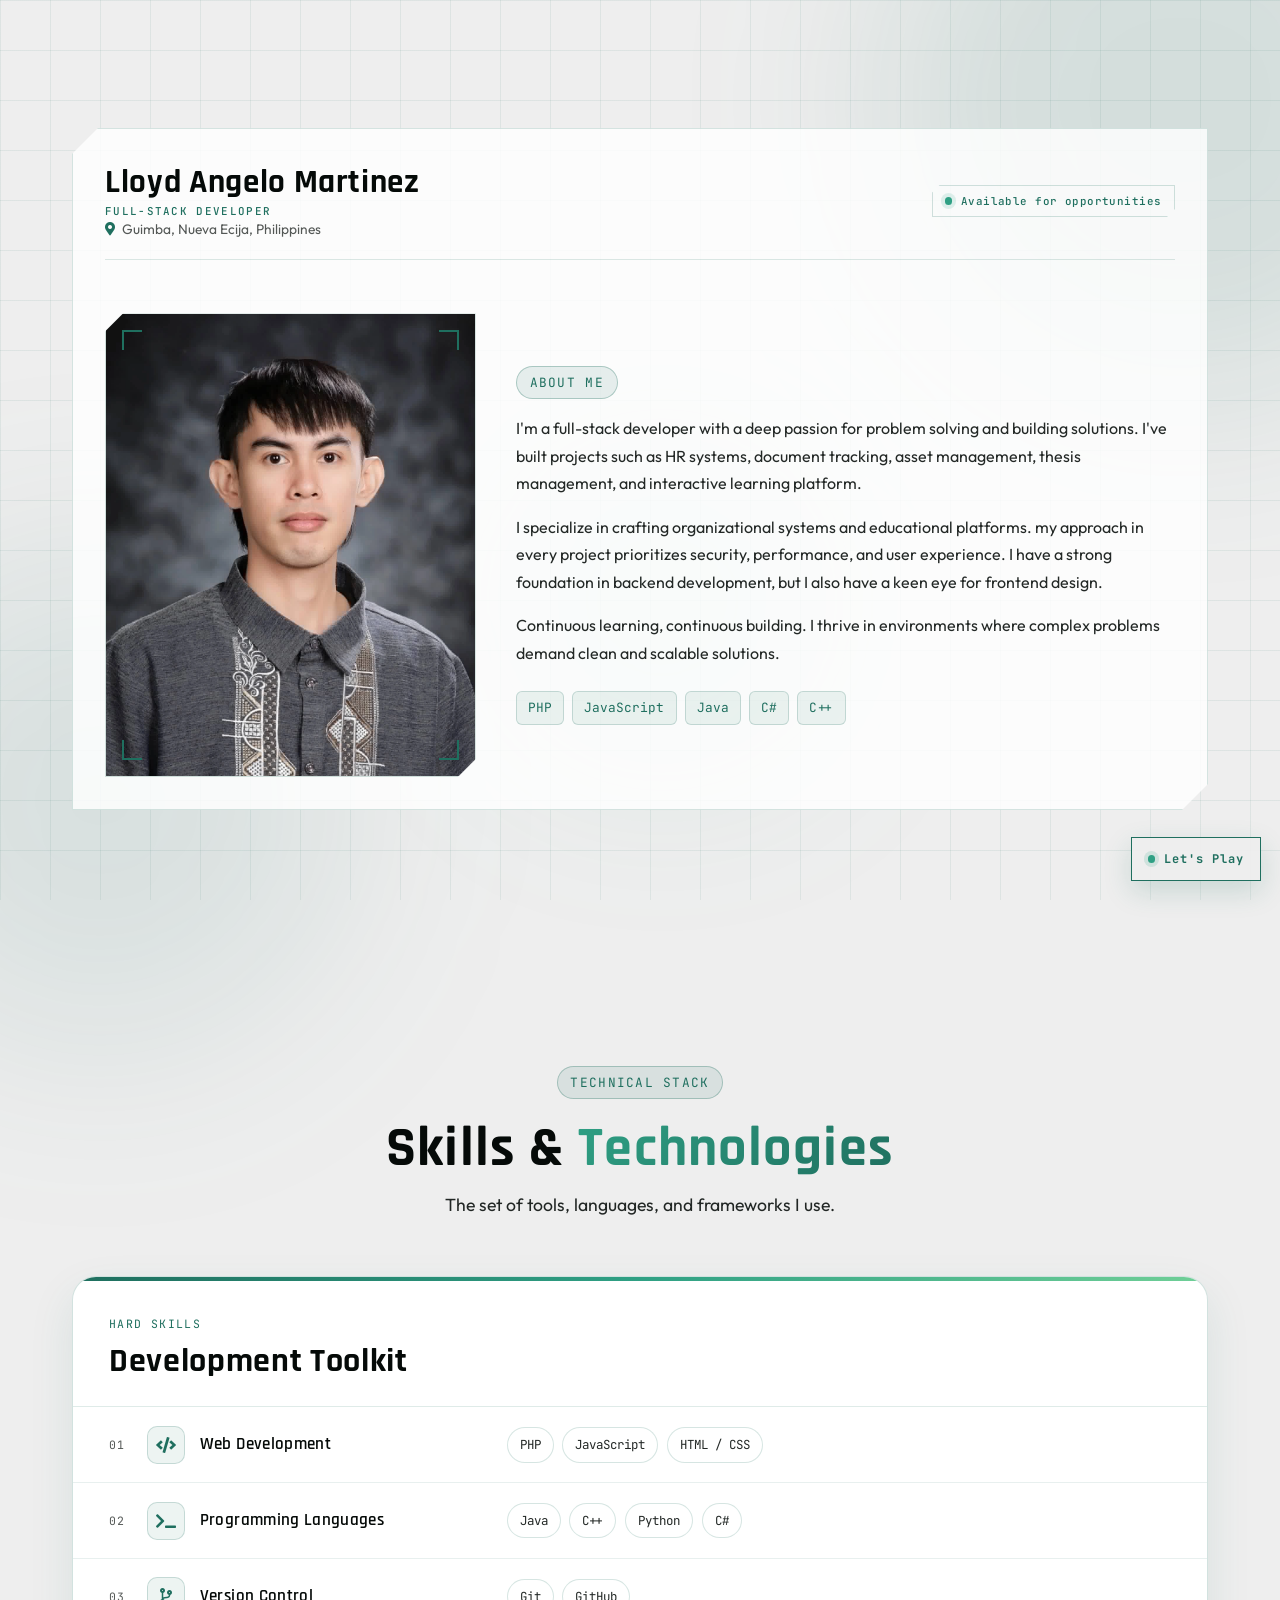
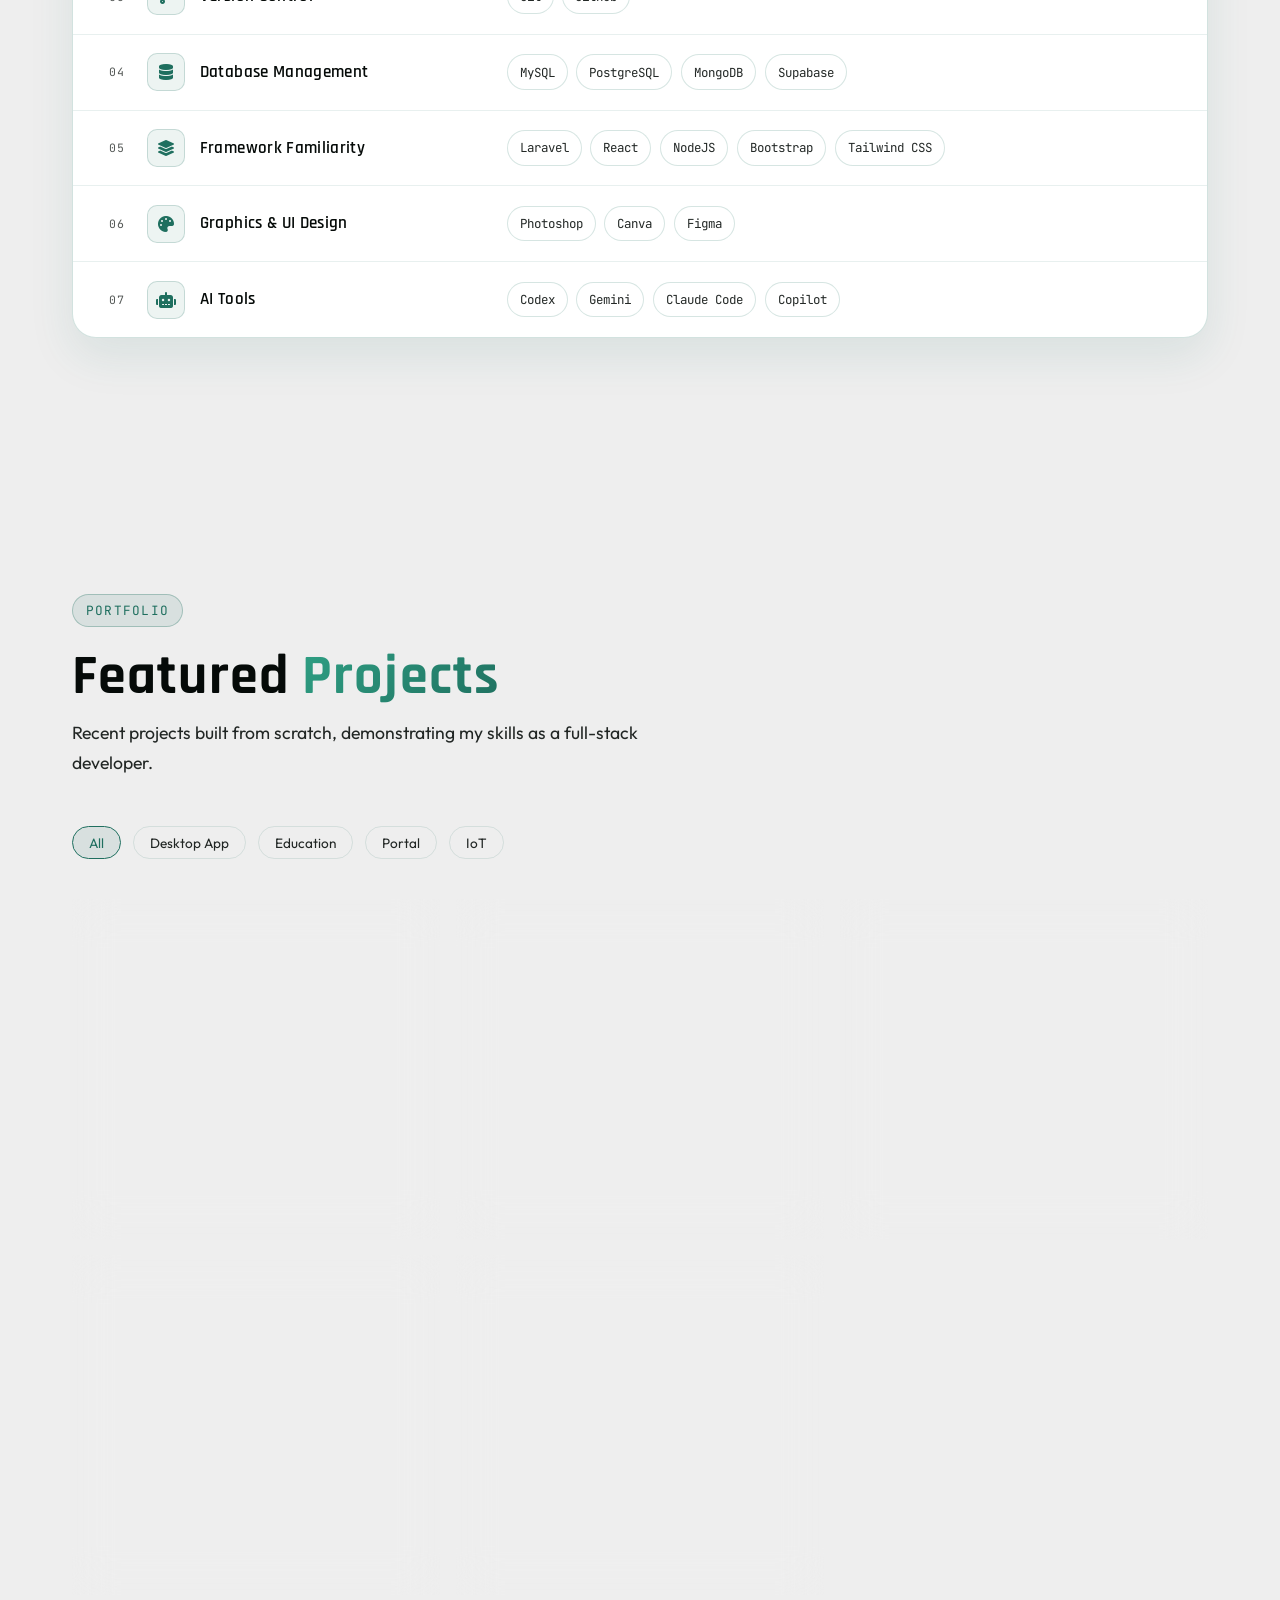
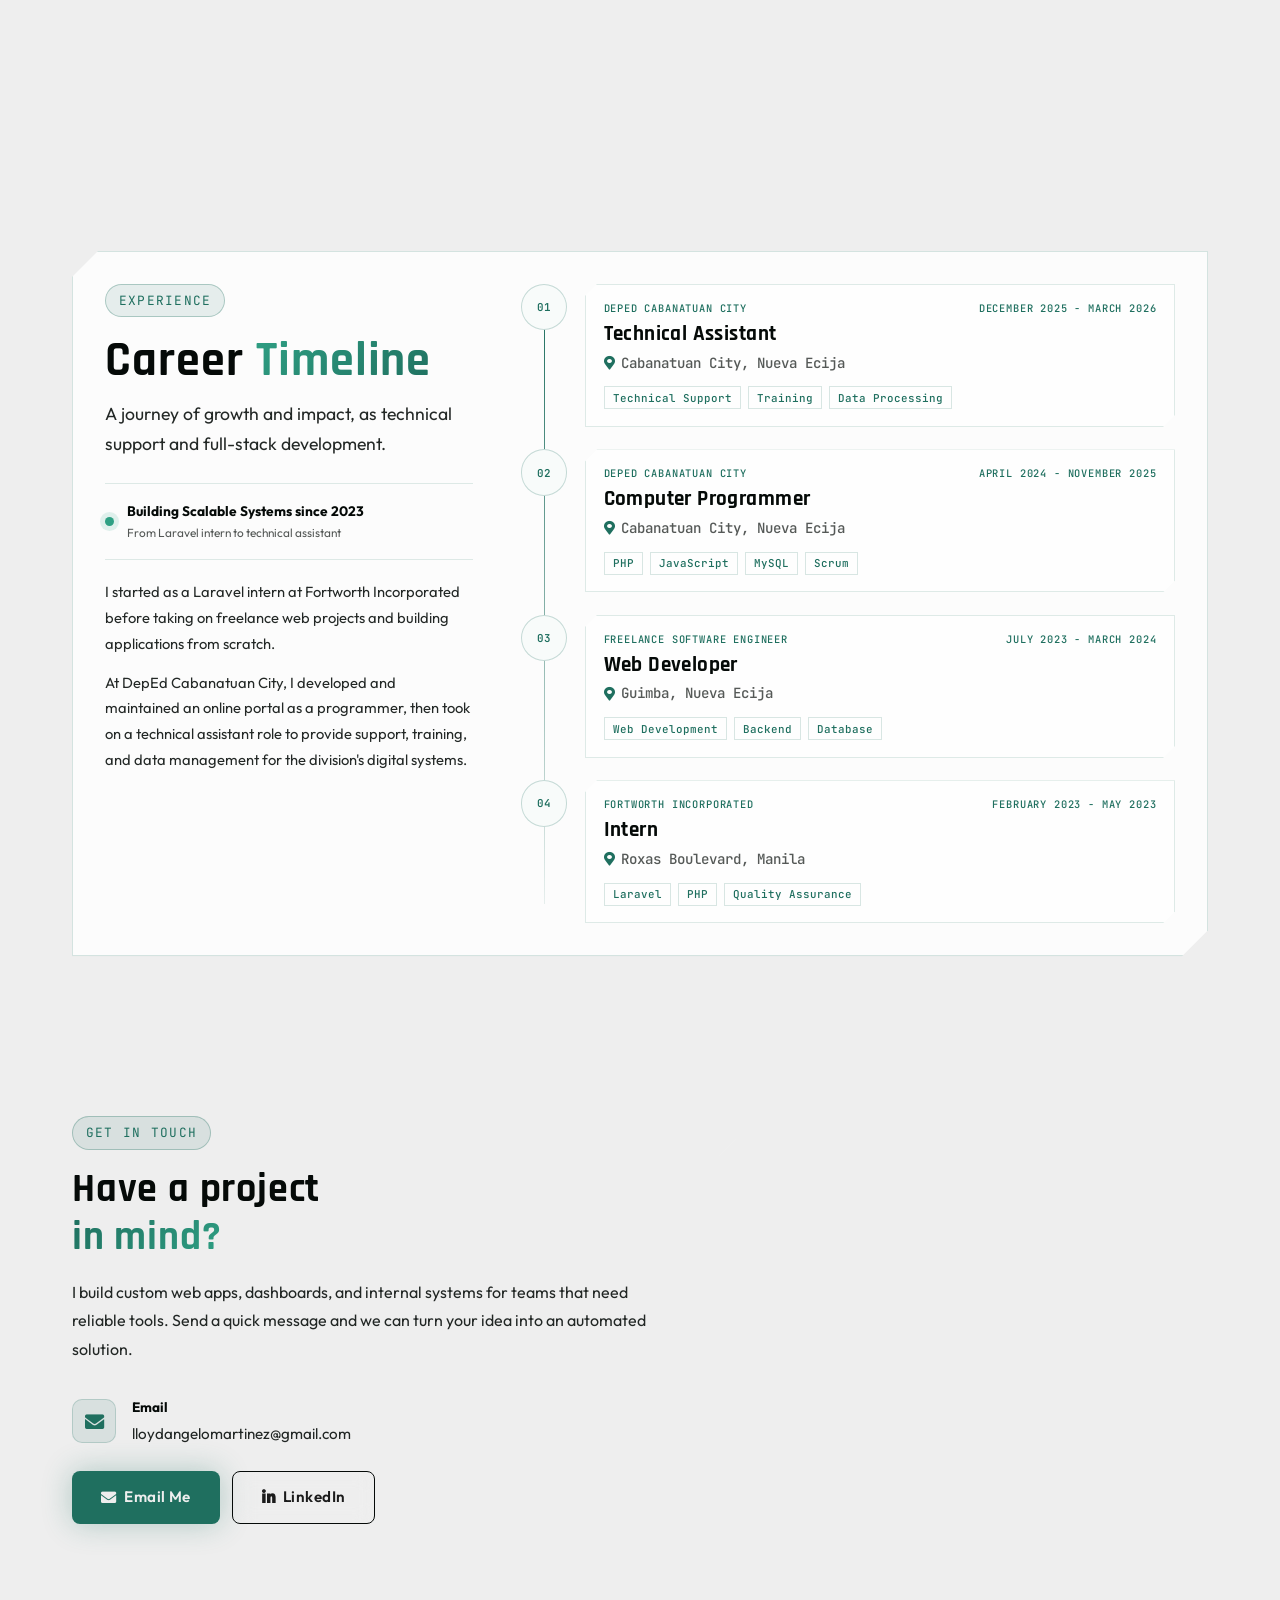
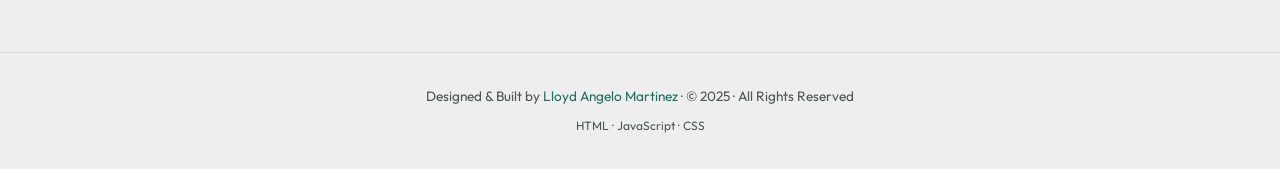
<file: index.html>
<!doctype html>
<html lang="en">

<head>
  <meta charset="UTF-8" />
  <meta name="viewport" content="width=device-width, initial-scale=1.0" />
  <title>Lloyd Martinez - Full-stack Developer</title>
  <link rel="icon" type="image/x-icon" href="me.webp" />
  <meta name="description"
    content="Full-stack web developer specializing in PHP, Python, React, JavaScript, MySQL & modern web technologies." />
  <link rel="preconnect" href="https://fonts.googleapis.com" />
  <link
    href="https://fonts.googleapis.com/css2?family=Rajdhani:wght@400;500;600;700&family=Outfit:wght@300;400;500;600&family=JetBrains+Mono:wght@400;500&display=swap"
    rel="stylesheet" />
  <link rel="stylesheet" href="assets/fonts/fontawesome-all.min.css" />
  <link rel="stylesheet" href="assets/styles.css" />
</head>

<body>
  <!-- LOADER -->
  <div id="loader">
    <div class="loader-logo">&lt; /Lloyd &gt;</div>
    <div class="loader-bar">
      <div class="loader-fill"></div>
    </div>
    <div class="loader-text">Initializing portfolio...</div>
  </div>

  <!-- BACKGROUND -->
  <div class="bg-grid"></div>
  <div class="orb orb1"></div>
  <div class="orb orb2"></div>
  <div class="orb orb3"></div>
  <a class="game-launch" href="game.html">
    <span class="game-launch-dot"></span>
    Let's Play
  </a>
  <!-- ABOUT -->
  <section id="about">
    <div class="container">
      <div class="about-grid">
        <!-- Just a row above the about me and image  -->
        <div class="about-profile">
          <div class="identity-copy">
            <h1>Lloyd Angelo Martinez</h1>
            <span class="identity-kicker">Full-stack Developer</span>
            <p>
              <i class="fas fa-map-marker-alt" aria-hidden="true"></i> Guimba,
              Nueva Ecija, Philippines
            </p>
          </div>
          <div class="identity-status">
            <span></span>Available for opportunities
          </div>
        </div>

        <div class="about-img-wrap reveal-left">
          <div class="about-frame">
            <div class="about-avatar">
              <img src="me.webp" alt="Lloyd Angelo Martinez" />
            </div>
            <div class="about-corner tl"></div>
            <div class="about-corner tr"></div>
            <div class="about-corner bl"></div>
            <div class="about-corner br"></div>
          </div>
        </div>
        <div class="about-text reveal-right">
          <div class="section-tag">About Me</div>
          <p>
            I'm a full-stack developer with a deep passion for problem
            solving and building solutions. I've built projects such as
            HR systems, document tracking, asset management, thesis
            management, and interactive learning platform.
          </p>
          <p>
            I specialize in crafting organizational systems and educational
            platforms. my approach in every project prioritizes security,
            performance, and user experience. I have a strong foundation in
            backend development, but I also have a keen eye for frontend
            design.
          </p>
          <p>
            Continuous learning, continuous building. I thrive in environments
            where complex problems demand clean and scalable solutions.
          </p>
          <div class="about-tags">
            <span class="tag">PHP</span>
            <span class="tag">JavaScript</span>
            <span class="tag">Java</span>
            <span class="tag">C#</span>
            <span class="tag">C++</span>
          </div>
        </div>
      </div>
    </div>
  </section>

  <!-- SKILLS -->
  <section id="skills">
    <div class="container">
      <div class="reveal" style="text-align: center; margin-bottom: 3.5rem">
        <div class="section-tag">Technical Stack</div>
        <h2 class="section-title">Skills &amp; <span>Technologies</span></h2>
        <p class="section-sub" style="margin: 0 auto">
          The set of tools, languages, and frameworks I use.
        </p>
      </div>
      <div class="stack-board reveal">
        <div class="stack-board-header">
          <div>
            <span class="stack-board-kicker">Hard Skills</span>
            <h3>Development Toolkit</h3>
          </div>
        </div>
        <div class="stack-board-list">
          <article class="stack-row">
            <div class="stack-row-heading">
              <span class="stack-row-number">01</span>
              <div class="stack-row-icon">
                <i class="fas fa-code" aria-hidden="true"></i>
              </div>
              <h4>Web Development</h4>
            </div>
            <div class="stack-tags">
              <span>PHP</span>
              <span>JavaScript</span>
              <span>HTML / CSS</span>
            </div>
          </article>
          <article class="stack-row">
            <div class="stack-row-heading">
              <span class="stack-row-number">02</span>
              <div class="stack-row-icon">
                <i class="fas fa-terminal" aria-hidden="true"></i>
              </div>
              <h4>Programming Languages</h4>
            </div>
            <div class="stack-tags">
              <span>Java</span>
              <span>C++</span>
              <span>Python</span>
              <span>C#</span>
            </div>
          </article>
          <article class="stack-row">
            <div class="stack-row-heading">
              <span class="stack-row-number">03</span>
              <div class="stack-row-icon">
                <i class="fas fa-code-branch" aria-hidden="true"></i>
              </div>
              <h4>Version Control</h4>
            </div>
            <div class="stack-tags">
              <span>Git</span>
              <span>GitHub</span>
            </div>
          </article>
          <article class="stack-row">
            <div class="stack-row-heading">
              <span class="stack-row-number">04</span>
              <div class="stack-row-icon">
                <i class="fas fa-database" aria-hidden="true"></i>
              </div>
              <h4>Database Management</h4>
            </div>
            <div class="stack-tags">
              <span>MySQL</span>
              <span>PostgreSQL</span>
              <span>MongoDB</span>
              <span>Supabase</span>
            </div>
          </article>
          <article class="stack-row">
            <div class="stack-row-heading">
              <span class="stack-row-number">05</span>
              <div class="stack-row-icon">
                <i class="fas fa-layer-group" aria-hidden="true"></i>
              </div>
              <h4>Framework Familiarity</h4>
            </div>
            <div class="stack-tags">
              <span>Laravel</span>
              <span>React</span>
              <span>NodeJS</span>
              <span>Bootstrap</span>
              <span>Tailwind CSS</span>
            </div>
          </article>
          <article class="stack-row">
            <div class="stack-row-heading">
              <span class="stack-row-number">06</span>
              <div class="stack-row-icon">
                <i class="fas fa-palette" aria-hidden="true"></i>
              </div>
              <h4>Graphics &amp; UI Design</h4>
            </div>
            <div class="stack-tags">
              <span>Photoshop</span>
              <span>Canva</span>
              <span>Figma</span>
            </div>
          </article>
          <article class="stack-row">
            <div class="stack-row-heading">
              <span class="stack-row-number">07</span>
              <div class="stack-row-icon">
                <i class="fas fa-robot" aria-hidden="true"></i>
              </div>
              <h4>AI Tools</h4>
            </div>
            <div class="stack-tags">
              <span>Codex</span>
              <span>Gemini</span>
              <span>Claude Code</span>
              <span>Copilot</span>
            </div>
          </article>
        </div>
      </div>
    </div>
  </section>

  <!-- PROJECTS -->
  <section id="projects">
    <div class="container">
      <div class="reveal" style="margin-bottom: 2rem">
        <div class="section-tag">Portfolio</div>
        <h2 class="section-title">Featured <span>Projects</span></h2>
        <p class="section-sub">
          Recent projects built from scratch, demonstrating my skills as a full-stack developer.
        </p>
      </div>
      <div class="filter-bar reveal">
        <button class="filter-btn active" data-filter="all">All</button>
        <button class="filter-btn" data-filter="desktop">Desktop App</button>
        <button class="filter-btn" data-filter="edu">Education</button>
        <button class="filter-btn" data-filter="portal">Portal</button>
        <button class="filter-btn" data-filter="iot">IoT</button>
      </div>
      <div class="projects-grid" id="projects-grid">
        <div class="glass-card project-card project-card-lead project-card-cabcy reveal delay-2" data-cat="portal">
          <img class="project-gallery-media" src="assets/img/deped-cabcy-connect.png"
            alt="DepEd CabCy Connect landing page interface" />
          <div class="project-header">
            <div class="project-icon">
              <i class="fas fa-building" aria-hidden="true"></i>
            </div>
          </div>
          <div class="project-name">DepEd CabCy Connect</div>
          <p class="project-desc">
            A digital platform for the Department of Education Cabanatuan City
            Division, streamlining document tracking, HR services, and asset
            management with secure role-based workflows.
          </p>
          <div class="project-features">
            <span class="feature-tag">Document Tracking</span>
            <span class="feature-tag">HR Services</span>
            <span class="feature-tag">Asset Management</span>
          </div>
          <div class="project-stack">
            <span class="stack-badge">PHP</span>
            <span class="stack-badge">MySQL</span>
            <span class="stack-badge">JavaScript</span>
            <span class="stack-badge">Bootstrap</span>
          </div>
          <div class="project-actions">
            <a href="https://www.depedcabcyconnect.com/" target="_blank" rel="noopener noreferrer"
              class="btn project-preview-btn">
              <i class="fas fa-external-link-alt" aria-hidden="true"></i>
              <span>Preview Project</span>
            </a>
          </div>
        </div>

        <div class="glass-card project-card project-card-graphic project-card-todo reveal delay-1" data-cat="desktop">
          <img class="project-gallery-media" src="assets/img/todo-app.png"
            alt="To-Do desktop application task dashboard" />
          <div class="project-header">
            <div class="project-icon">
              <i class="fas fa-desktop" aria-hidden="true"></i>
            </div>
          </div>
          <div class="project-name">To-Do Application</div>
          <p class="project-desc">
            A desktop to-do application built with Electron.js, featuring a
            simple interface, local storage for offline access.
          </p>
          <div class="project-features">
            <span class="feature-tag">Local Storage</span>
            <span class="feature-tag">Native UI</span>
            <span class="feature-tag">Offline-First</span>
          </div>
          <div class="project-stack">
            <span class="stack-badge">Electron.js</span>
            <span class="stack-badge">JavaScript</span>
            <span class="stack-badge">HTML/CSS</span>
          </div>
          <div class="project-actions">
            <a href="projects/To-Do App Setup 1.0.0.exe" class="btn project-preview-btn" download>
              <i class="fas fa-download" aria-hidden="true"></i>
              <span>Download App</span>
            </a>
          </div>
        </div>
        <div class="glass-card project-card project-card-girk reveal delay-2" data-cat="edu">
          <img class="project-gallery-media" src="assets/img/girk-app.png"
            alt="GIRK gamified interactive reading kit landing page interface" />
          <div class="project-header">
            <div class="project-icon">
              <i class="fas fa-book-open" aria-hidden="true"></i>
            </div>
          </div>
          <div class="project-name">GIRK Reading App</div>
          <p class="project-desc">
            A gamified interactive reading kit with structured literacy
            missions, teacher oversight, and guided activities for young
            readers.
          </p>
          <div class="project-features">
            <span class="feature-tag">Reading Missions</span>
            <span class="feature-tag">Teacher Tools</span>
            <span class="feature-tag">Progress Tracking</span>
          </div>
          <div class="project-stack">
            <span class="stack-badge">React</span>
            <span class="stack-badge">Supabase</span>
            <span class="stack-badge">Web Speech API</span>
          </div>
          <div class="project-actions">
            <a href="https://lightslategray-dugong-914979.hostingersite.com/" target="_blank"
              rel="noopener noreferrer" class="btn project-preview-btn">
              <i class="fas fa-external-link-alt" aria-hidden="true"></i>
              <span>Preview Project</span>
            </a>
          </div>
        </div>
        <div class="glass-card project-card project-card-wide project-card-thesis reveal delay-3" data-cat="edu">
          <iframe class="project-gallery-media project-gallery-iframe"
            src="https://lloydangelomartinez.github.io/thesis-monitoring-system/"
            title="Thesis Monitoring System live preview" loading="lazy" scrolling="no" tabindex="-1"
            aria-hidden="true"></iframe>
          <div class="project-header">
            <div class="project-icon">
              <i class="fas fa-chart-line" aria-hidden="true"></i>
            </div>
          </div>
          <div class="project-name">Thesis Monitoring System</div>
          <p class="project-desc">
            A collaborative thesis workspace for tracking research milestones,
            managing documents, and coordinating defenses with advisors.
          </p>
          <div class="thesis-status" aria-label="System features">
            <span><i class="fas fa-check-circle" aria-hidden="true"></i> Progress
              Tracking</span>
            <span><i class="fas fa-file-alt" aria-hidden="true"></i> Document
              Hub</span>
            <span><i class="fas fa-calendar-check" aria-hidden="true"></i>
              Defense Scheduling</span>
          </div>
          <div class="project-features">
            <span class="feature-tag">User Management</span>
            <span class="feature-tag">Document Sharing</span>
            <span class="feature-tag">Email Verification</span>
            <span class="feature-tag">Scheduling</span>
          </div>
          <div class="project-stack">
            <span class="stack-badge">PHP</span>
            <span class="stack-badge">MySQL</span>
            <span class="stack-badge">JavaScript</span>
            <span class="stack-badge">Fetch API</span>
          </div>
          <div class="project-actions">
            <a href="https://lloydangelomartinez.github.io/thesis-monitoring-system/" target="_blank"
              rel="noopener noreferrer" class="btn project-preview-btn">
              <i class="fas fa-external-link-alt" aria-hidden="true"></i>
              <span>Preview Project</span>
            </a>
          </div>
        </div>

        <div class="glass-card project-card project-card-water delay-2" data-cat="iot">
          <img class="project-gallery-media" src="assets/img/Agua_prototype (2).jpeg"
            alt="Arduino water level monitoring prototype" />
          <div class="project-header">
            <div class="project-icon">
              <i class="fas fa-tint" aria-hidden="true"></i>
            </div>
            <div class="project-links"></div>
          </div>
          <div class="project-name">Water Level Monitoring System</div>
          <p class="project-desc">
            An Arduino prototype project for monitoring Chico River water
            levels and sending SMS alerts when readings reach warning
            thresholds. The system combines sensor input, indicator lights,
            buzzer alerts, and SMS notification technology.
          </p>
          <div class="project-features">
            <span class="feature-tag">Water Level Sensing</span>
            <span class="feature-tag">SMS Alerts</span>
            <span class="feature-tag">Arduino Prototype</span>
            <span class="feature-tag">Buzzer Warning</span>
          </div>
          <div class="project-stack">
            <span class="stack-badge">HTML/CSS</span>
            <span class="stack-badge">PHP</span>
            <span class="stack-badge">C++</span>
            <span class="stack-badge">Fritzing</span>
          </div>
          <div class="project-actions">
            <button onclick="openAguaPreview()" class="btn project-preview-btn">
              <i class="fas fa-images" aria-hidden="true"></i>
              <span>View Markups</span>
            </button>
          </div>
        </div>
      </div>
    </div>
  </section>

  <!-- EXPERIENCE -->
  <section id="experience">
    <div class="container">
      <div class="experience-layout">
        <div class="experience-intro reveal">
          <div class="section-tag">Experience</div>
          <h2 class="section-title">Career <span>Timeline</span></h2>
          <p class="section-sub">
            A journey of growth and impact, as technical support and
            full-stack development.
          </p>
          <div class="experience-signal">
            <span></span>
            <div>
              <strong>Building Scalable Systems since 2023</strong>
              <small>From Laravel intern to technical assistant</small>
            </div>
          </div>
          <div class="experience-summary">
            <p>
              I started as a Laravel intern at Fortworth Incorporated before
              taking on freelance web projects and building applications from
              scratch.
            </p>
            <p>
              At DepEd Cabanatuan City, I developed and maintained an online
              portal as a programmer, then took on a technical assistant role to provide support,
              training, and data management for the division's digital systems.
            </p>
          </div>
        </div>
        <div class="experience-list">
          <article class="experience-item reveal delay-1">
            <div class="experience-marker">01</div>
            <div class="experience-entry">
              <div class="experience-meta">
                <span>DepEd Cabanatuan City</span>
                <span>December 2025 - March 2026</span>
              </div>
              <h3>Technical Assistant</h3>
              <p class="experience-location">
                <i class="fas fa-map-marker-alt" aria-hidden="true"></i>
                Cabanatuan City, Nueva Ecija
              </p>
              <div class="experience-tags">
                <span>Technical Support</span><span>Training</span><span>Data Processing</span>
              </div>
            </div>
          </article>
          <article class="experience-item reveal delay-2">
            <div class="experience-marker">02</div>
            <div class="experience-entry">
              <div class="experience-meta">
                <span>DepEd Cabanatuan City</span>
                <span>April 2024 - November 2025</span>
              </div>
              <h3>Computer Programmer</h3>
              <p class="experience-location">
                <i class="fas fa-map-marker-alt" aria-hidden="true"></i>
                Cabanatuan City, Nueva Ecija
              </p>
              <div class="experience-tags">
                <span>PHP</span><span>JavaScript</span><span>MySQL</span><span>Scrum</span>
              </div>
            </div>
          </article>
          <article class="experience-item reveal delay-3">
            <div class="experience-marker">03</div>
            <div class="experience-entry">
              <div class="experience-meta">
                <span>Freelance Software Engineer</span>
                <span>July 2023 - March 2024</span>
              </div>
              <h3>Web Developer</h3>
              <p class="experience-location">
                <i class="fas fa-map-marker-alt" aria-hidden="true"></i>
                Guimba, Nueva Ecija
              </p>
              <div class="experience-tags">
                <span>Web Development</span><span>Backend</span><span>Database</span>
              </div>
            </div>
          </article>
          <article class="experience-item reveal delay-4">
            <div class="experience-marker">04</div>
            <div class="experience-entry">
              <div class="experience-meta">
                <span>Fortworth Incorporated</span>
                <span>February 2023 - May 2023</span>
              </div>
              <h3>Intern</h3>
              <p class="experience-location">
                <i class="fas fa-map-marker-alt" aria-hidden="true"></i> Roxas
                Boulevard, Manila
              </p>
              <div class="experience-tags">
                <span>Laravel</span><span>PHP</span><span>Quality Assurance</span>
              </div>
            </div>
          </article>
        </div>
      </div>
    </div>
  </section>

  <!-- CONTACT -->
  <section id="contact">
    <div class="container">
      <div class="contact-grid">
        <div class="reveal contact-copy">
          <div class="section-tag">Get In Touch</div>
          <div class="contact-info">
            <h2>
              Have a project<br /><span style="
                    background: linear-gradient(
                      135deg,
                      var(--primary),
                      var(--secondary)
                    );
                    -webkit-background-clip: text;
                    -webkit-text-fill-color: transparent;
                  ">in mind?</span>
            </h2>
            <p>
              I build custom web apps, dashboards, and internal systems for
              teams that need reliable tools. Send a quick message and we can
              turn your idea into an automated solution.
            </p>
          </div>
          <div class="contact-items">
            <div class="contact-item">
              <div class="contact-icon">
                <i class="fas fa-envelope" aria-hidden="true"></i>
              </div>
              <div class="contact-item-text">
                <strong>Email</strong>lloydangelomartinez@gmail.com
              </div>
            </div>
          </div>
          <div class="contact-actions">
            <a href="mailto:lloydangelomartinez@gmail.com" class="btn btn-primary">
              <i class="fas fa-envelope" aria-hidden="true"></i> Email Me
            </a>
            <a href="https://www.linkedin.com/in/angelo-martinez-563a171a2/" class="btn btn-ghost" target="_blank"
              rel="noopener noreferrer">
              <i class="fab fa-linkedin-in" aria-hidden="true"></i> LinkedIn
            </a>
          </div>
        </div>
        <div class="contact-card reveal delay-1">
          <h3>How Can I Help?</h3>
          <div class="contact-services">
            <span><i class="fas fa-code" aria-hidden="true"></i> Custom Web Applications</span>
            <span><i class="fas fa-chart-line" aria-hidden="true"></i> Internal Tools and Dashboards</span>
            <span><i class="fas fa-database" aria-hidden="true"></i> Database Design and Optimization</span>
            <span><i class="fas fa-globe" aria-hidden="true"></i> AI-Powered Features and Automation</span>
          </div>
        </div>
      </div>
    </div>
  </section>

  <!-- FOOTER -->
  <footer>
    <p>
      Designed &amp; Built by <span>Lloyd Angelo Martinez</span> · &copy; 2025
      · All Rights Reserved
    </p>
    <p style="margin-top: 0.5rem; font-size: 0.75rem">
      HTML · JavaScript · CSS
    </p>
  </footer>

  <div class="agua-modal" id="agua-modal" role="dialog" aria-modal="true" aria-labelledby="agua-modal-title"
    aria-hidden="true">
    <div class="agua-modal-panel">
      <div class="agua-modal-header">
        <div>
          <div class="section-tag">IoT Project Markups</div>
          <h2 id="agua-modal-title">Water Level Monitoring System</h2>
          <p id="agua-modal-caption">Front view concept</p>
        </div>
        <button class="agua-modal-close" type="button" onclick="closeAguaPreview()" aria-label="Close project markups">
          <i class="fas fa-times" aria-hidden="true"></i>
        </button>
      </div>
      <div class="agua-modal-stage">
        <button class="agua-modal-nav agua-modal-prev" type="button" onclick="stepAguaMarkup(-1)"
          aria-label="Previous markup">
          <i class="fas fa-chevron-left" aria-hidden="true"></i>
        </button>
        <img id="agua-modal-image" src="assets/img/Agua_prototype (2).jpeg"
          alt="Front view concept for the water level monitoring system" />
        <button class="agua-modal-nav agua-modal-next" type="button" onclick="stepAguaMarkup(1)"
          aria-label="Next markup">
          <i class="fas fa-chevron-right" aria-hidden="true"></i>
        </button>
      </div>
      <div class="agua-modal-thumbnails" aria-label="Available project markups">
        <button class="agua-markup-thumb active" type="button" onclick="showAguaMarkup(0)" aria-pressed="true">
          <img src="assets/img/Agua_prototype (2).jpeg" alt="" />
          <span>Front View</span>
        </button>
        <button class="agua-markup-thumb" type="button" onclick="showAguaMarkup(1)" aria-pressed="false">
          <img src="assets/img/Agua_prototype (3).jpeg" alt="" />
          <span>Top View</span>
        </button>
        <button class="agua-markup-thumb" type="button" onclick="showAguaMarkup(2)" aria-pressed="false">
          <img src="assets/img/wiring frame.png" alt="" />
          <span>Wiring Diagram</span>
        </button>
      </div>
    </div>
  </div>

  <script src="assets/script.js"></script>
</body>

</html>
</file>
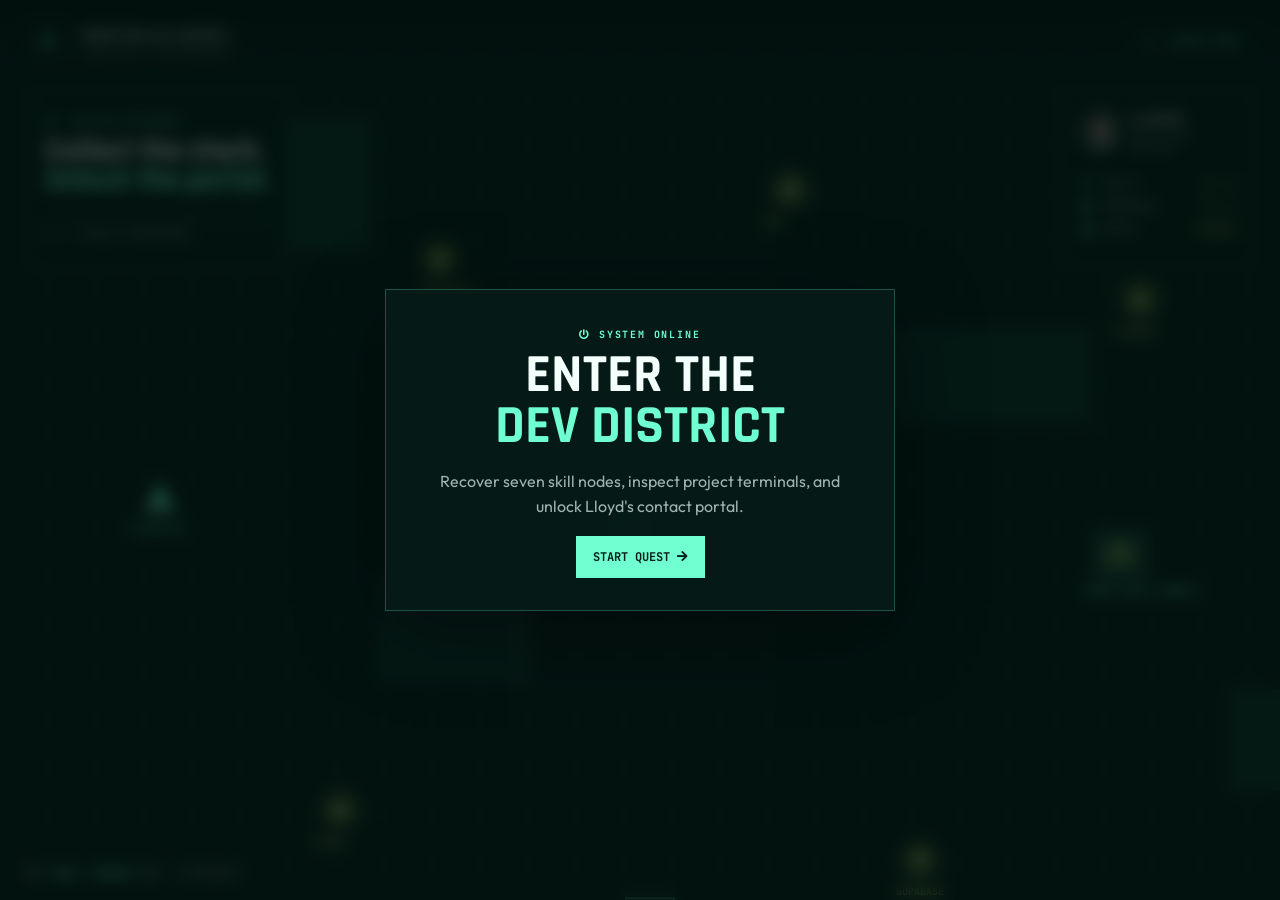
<file: game.html>
<!doctype html>
<html lang="en">
  <head>
    <meta charset="UTF-8" />
    <meta name="viewport" content="width=device-width, initial-scale=1.0" />
    <title>Lloyd Martinez - Full-stack Developer</title>
    <link rel="icon" type="image/x-icon" href="me.webp" />
    <link rel="preconnect" href="https://fonts.googleapis.com" />
    <link href="https://fonts.googleapis.com/css2?family=Rajdhani:wght@600;700&family=Outfit:wght@400;500&family=JetBrains+Mono:wght@500;700&display=swap" rel="stylesheet" />
    <link rel="stylesheet" href="assets/fonts/fontawesome-all.min.css" />
    <link rel="stylesheet" href="assets/game.css" />
  </head>
  <body>
    <main class="game-shell">
      <canvas id="game-canvas" aria-label="Portfolio Quest game world"></canvas>
      <header class="top-hud">
        <div class="brand"><b><i class="fas fa-code" aria-hidden="true"></i></b><span>PORTFOLIO QUEST<small>LLOYD.EXE // DEV DISTRICT</small></span></div>
        <a href="index.html"><i class="fas fa-arrow-left" aria-hidden="true"></i> CLASSIC MODE</a>
      </header>
      <section class="mission">
        <small><i class="fas fa-crosshairs" aria-hidden="true"></i> ACTIVE MISSION</small>
        <h1>Collect the stack.<br /><em>Unlock the portal.</em></h1>
        <div class="track"><i id="progress-fill"></i></div>
        <p id="progress-text">0 / 7 SKILLS RECOVERED</p>
      </section>
      <aside class="profile">
        <img src="me.webp" alt="Lloyd Martinez" />
        <strong>LLOYD</strong><small>FULL-STACK BUILDER</small>
        <p><span><i class="fas fa-bolt" aria-hidden="true"></i> SKILLS</span> <b id="skill-count">0 / 7</b></p>
        <p><span><i class="fas fa-laptop-code" aria-hidden="true"></i> TERMINALS</span> <b id="terminal-count">0 / 4</b></p>
        <p><span><i class="fas fa-lock" id="portal-icon" aria-hidden="true"></i> PORTAL</span> <b id="portal-status">LOCKED</b></p>
      </aside>
      <div class="controls"><i class="fas fa-gamepad" aria-hidden="true"></i> <kbd>WASD</kbd> / <kbd>ARROWS</kbd> MOVE &nbsp; <kbd>E</kbd> INTERACT</div>
      <div class="prompt" id="prompt" aria-live="polite"></div>
      <section class="touch-controls" aria-label="Touch game controls">
        <div class="dpad">
          <button class="touch-button dpad-up" type="button" data-key="arrowup" aria-label="Move up"><i class="fas fa-chevron-up" aria-hidden="true"></i></button>
          <button class="touch-button dpad-left" type="button" data-key="arrowleft" aria-label="Move left"><i class="fas fa-chevron-left" aria-hidden="true"></i></button>
          <button class="touch-button dpad-down" type="button" data-key="arrowdown" aria-label="Move down"><i class="fas fa-chevron-down" aria-hidden="true"></i></button>
          <button class="touch-button dpad-right" type="button" data-key="arrowright" aria-label="Move right"><i class="fas fa-chevron-right" aria-hidden="true"></i></button>
        </div>
        <button class="touch-button interact-button" id="touch-interact" type="button" aria-label="Interact">
          <i class="fas fa-hand-pointer" aria-hidden="true"></i><span>INTERACT</span>
        </button>
      </section>
      <section class="overlay" id="start-screen">
        <article>
          <small><i class="fas fa-power-off" aria-hidden="true"></i> SYSTEM ONLINE</small>
          <h2>ENTER THE<br /><em>DEV DISTRICT</em></h2>
          <p>Recover seven skill nodes, inspect project terminals, and unlock Lloyd's contact portal.</p>
          <button id="start-button">START QUEST <i class="fas fa-arrow-right" aria-hidden="true"></i></button>
        </article>
      </section>
      <section class="overlay hidden" id="dialog">
        <article>
          <button class="close" id="dialog-close" aria-label="Close dialog"><i class="fas fa-times" aria-hidden="true"></i></button>
          <small id="dialog-label"></small>
          <h2 id="dialog-title"></h2>
          <p id="dialog-copy"></p>
          <div class="tags" id="dialog-tags"></div>
          <div class="actions" id="dialog-actions"></div>
        </article>
      </section>
    </main>
    <script src="assets/game.js"></script>
  </body>
</html>
</file>
<file: assets/styles.css>
*,
*::before,
*::after {
    box-sizing: border-box;
    margin: 0;
    padding: 0;
}

:root {
    --bg: #eeeeee;
    --bg2: #e0e0e0;
    --bg3: #d8d8d8;
    --glass: rgba(31, 111, 95, 0.08);
    --glass-border: rgba(31, 111, 95, 0.12);
    --primary: #1f6f5f;
    --secondary: #2fa084;
    --accent: #6fcf97;
    --highlight: #1f6f5f;
    --text: #050a08;
    --text2: rgba(5, 10, 8, 0.88);
    --text3: rgba(5, 10, 8, 0.68);
    --card: rgba(47, 160, 132, 0.08);
    --glow: rgba(47, 160, 132, 0.15);
    --text-gray: #1b1b1b;
    --icon-blue: #2f80ed;
    --icon-alert: #dc2626;
    --icon-cyan: #0284c7;
    --icon-red: #dc2626;
}

html {
    scroll-behavior: smooth;
    overflow-x: hidden;
}

body {
    background: var(--bg);
    color: var(--text);
    font-family: "Outfit", sans-serif;
    font-size: 16px;
    line-height: 1.7;
    overflow-x: hidden;
}

h1,
h2,
h3,
h4 {
    font-family: "Rajdhani", sans-serif;
    line-height: 1.2;
    letter-spacing: 0.02em;
}

code,
pre,
.mono {
    font-family: "JetBrains Mono", monospace;
}

/* ─── SCROLLBAR ─── */
::-webkit-scrollbar {
    width: 4px;
}

::-webkit-scrollbar-track {
    background: var(--bg);
}

::-webkit-scrollbar-thumb {
    background: var(--primary);
    border-radius: 2px;
}

/* ─── BACKGROUND ─── */
.bg-grid {
    position: fixed;
    inset: 0;
    z-index: 0;
    background-image:
        linear-gradient(rgba(31, 111, 95, 0.08) 1px, transparent 1px),
        linear-gradient(90deg, rgba(31, 111, 95, 0.08) 1px, transparent 1px);
    background-size: 50px 50px;
    pointer-events: none;
}

.orb {
    position: fixed;
    border-radius: 50%;
    pointer-events: none;
    filter: blur(100px);
    z-index: 0;
}

.orb1 {
    width: 600px;
    height: 600px;
    background: rgba(31, 111, 95, 0.12);
    top: -200px;
    right: -200px;
    animation: orb-float 20s ease-in-out infinite;
}

.orb2 {
    width: 500px;
    height: 500px;
    background: rgba(31, 111, 95, 0.1);
    bottom: -150px;
    left: -150px;
    animation: orb-float 25s ease-in-out infinite reverse;
}

.orb3 {
    width: 300px;
    height: 300px;
    background: rgba(47, 160, 132, 0.14);
    top: 50%;
    left: 40%;
    animation: orb-float 15s ease-in-out infinite 5s;
}

@keyframes orb-float {

    0%,
    100% {
        transform: translate(0, 0) scale(1);
    }

    50% {
        transform: translate(30px, -30px) scale(1.05);
    }
}

/* ─── NAV ─── */
nav {
    position: fixed;
    top: 0;
    left: 0;
    right: 0;
    z-index: 100;
    padding: 1rem 2rem;
    display: flex;
    align-items: center;
    justify-content: space-between;
    background: rgba(238, 238, 238, 0.85);
    backdrop-filter: blur(20px);
    border-bottom: 1px solid var(--glass-border);
    transition: all 0.3s;
}

.nav-logo {
    font-family: "Rajdhani", sans-serif;
    font-size: 1.5rem;
    font-weight: 700;
    background: linear-gradient(135deg, var(--primary), var(--highlight));
    -webkit-background-clip: text;
    -webkit-text-fill-color: transparent;
    letter-spacing: 0.05em;
}

.nav-links {
    display: flex;
    gap: 2rem;
    list-style: none;
}

.nav-links a {
    color: var(--text2);
    text-decoration: none;
    font-size: 0.9rem;
    font-weight: 500;
    letter-spacing: 0.05em;
    text-transform: uppercase;
    transition: color 0.3s;
    position: relative;
}

.nav-links a::after {
    content: "";
    position: absolute;
    bottom: -4px;
    left: 0;
    width: 0;
    height: 1px;
    background: var(--primary);
    transition: width 0.3s;
}

.nav-links a:hover,
.nav-links a.active {
    color: var(--primary);
}

.nav-links a:hover::after,
.nav-links a.active::after {
    width: 100%;
}

.nav-toggle {
    display: none;
    flex-direction: column;
    align-items: center;
    justify-content: center;
    gap: 5px;
    cursor: pointer;
    background: none;
    border: none;
    width: 40px;
    height: 40px;
    padding: 0;
    border-radius: 8px;
    transition: background 0.3s;
}

.nav-toggle:hover {
    background: rgba(31, 111, 95, 0.08);
}

.nav-toggle span {
    display: block;
    width: 24px;
    height: 2px;
    background: var(--text2);
    transition: all 0.3s;
    border-radius: 1px;
}

.nav-toggle.open span:nth-child(1) {
    transform: translateY(7px) rotate(45deg);
}

.nav-toggle.open span:nth-child(2) {
    opacity: 0;
}

.nav-toggle.open span:nth-child(3) {
    transform: translateY(-7px) rotate(-45deg);
}

/* ─── SECTIONS ─── */
section {
    position: relative;
    z-index: 1;
}

.container {
    max-width: 1200px;
    margin: 0 auto;
    padding: 0 2rem;
}

.section-tag {
    display: inline-block;
    padding: 0.3rem 0.8rem;
    background: rgba(31, 111, 95, 0.1);
    border: 1px solid rgba(31, 111, 95, 0.3);
    border-radius: 100px;
    font-size: 0.8rem;
    font-family: "JetBrains Mono", monospace;
    color: var(--primary);
    letter-spacing: 0.1em;
    text-transform: uppercase;
    margin-bottom: 1rem;
}

.section-title {
    font-size: clamp(2rem, 5vw, 3.5rem);
    font-weight: 700;
    color: var(--text);
    margin-bottom: 0.5rem;
}

.section-title span {
    background: linear-gradient(135deg, var(--secondary), var(--highlight));
    -webkit-background-clip: text;
    -webkit-text-fill-color: transparent;
}

.section-sub {
    color: var(--text2);
    font-size: 1.1rem;
    max-width: 600px;
    margin-bottom: 3rem;
}

/* ─── REVEAL ANIMATIONS ─── */
.reveal {
    opacity: 0;
    transform: translateY(30px);
    transition: all 0.7s cubic-bezier(0.16, 1, 0.3, 1);
}

.reveal.visible {
    opacity: 1;
    transform: none;
}

.reveal-left {
    opacity: 0;
    transform: translateX(-30px);
    transition: all 0.7s cubic-bezier(0.16, 1, 0.3, 1);
}

.reveal-left.visible {
    opacity: 1;
    transform: none;
}

.reveal-right {
    opacity: 0;
    transform: translateX(30px);
    transition: all 0.7s cubic-bezier(0.16, 1, 0.3, 1);
}

.reveal-right.visible {
    opacity: 1;
    transform: none;
}

.delay-1 {
    transition-delay: 0.1s;
}

.delay-2 {
    transition-delay: 0.2s;
}

.delay-3 {
    transition-delay: 0.3s;
}

.delay-4 {
    transition-delay: 0.4s;
}

.delay-5 {
    transition-delay: 0.5s;
}

.delay-6 {
    transition-delay: 0.6s;
}

/* ─── HERO ─── */
#hero {
    min-height: 100vh;
    display: flex;
    align-items: center;
    padding: 6rem 0 4rem;
}

.hero-content {
    max-width: 800px;
}

.hero-badge {
    display: inline-flex;
    align-items: center;
    gap: 0.5rem;
    padding: 0.4rem 1rem;
    margin-bottom: 2rem;
    background: rgba(0, 0, 0, 0.7);
    border: 1px solid rgba(111, 207, 151, 0.3);
    border-radius: 100px;
    font-size: 0.85rem;
    color: var(--bg);
    font-family: "JetBrains Mono", monospace;
}

.hero-badge i {
    color: var(--accent);
    font-size: 0.62rem;
    filter: drop-shadow(0 0 8px rgba(111, 207, 151, 0.85));
    animation: pulse-dot 2s ease-in-out infinite;
}

@keyframes pulse-dot {

    0%,
    100% {
        opacity: 1;
        transform: scale(1);
    }

    50% {
        opacity: 0.6;
        transform: scale(1.3);
    }
}

.hero-headline {
    font-size: clamp(2.5rem, 7vw, 5.5rem);
    font-weight: 700;
    line-height: 1.05;
    margin-bottom: 1.5rem;
    color: var(--text);
}

.hero-headline .gradient-text {
    background: linear-gradient(135deg,
            var(--primary) 0%,
            var(--secondary) 40%,
            var(--highlight) 100%);
    -webkit-background-clip: text;
    -webkit-text-fill-color: transparent;
}

.typing-wrapper {
    display: flex;
    align-items: center;
    gap: 0.75rem;
    margin-bottom: 2rem;
    font-family: "JetBrains Mono", monospace;
    font-size: 1.1rem;
    color: var(--text2);
}

.typing-prefix {
    color: var(--secondary);
}

#typing-text {
    color: var(--primary);
    font-weight: 500;
}

.cursor {
    display: inline-block;
    width: 2px;
    height: 1.2em;
    background: var(--primary);
    animation: blink 0.7s step-end infinite;
    vertical-align: middle;
    margin-left: 2px;
}

@keyframes blink {

    0%,
    100% {
        opacity: 1;
    }

    50% {
        opacity: 0;
    }
}

.hero-desc {
    font-size: 1.15rem;
    color: var(--text2);
    max-width: 600px;
    margin-bottom: 2.5rem;
    line-height: 1.8;
}

.hero-cta {
    display: flex;
    gap: 1rem;
    flex-wrap: wrap;
}

.btn {
    display: inline-flex;
    align-items: center;
    gap: 0.5rem;
    padding: 0.8rem 1.8rem;
    border-radius: 8px;
    font-weight: 600;
    font-size: 0.95rem;
    text-decoration: none;
    letter-spacing: 0.03em;
    transition: all 0.3s;
    cursor: pointer;
    border: none;
}

.btn-primary {
    background: #1f6f5f;
    color: var(--bg);
    box-shadow: 0 0 30px rgba(31, 111, 95, 0.3);
}

.btn-primary:hover {
    transform: translateY(-2px);
    box-shadow: 0 0 50px rgba(31, 111, 95, 0.5);
}

.btn-ghost {
    background: transparent;
    color: var(--text-gray);
    border: 1px solid var(--text);
    backdrop-filter: blur(10px);
}

.btn-ghost:hover {
    border-color: var(--primary);
    color: var(--primary);
    transform: translateY(-2px);
    background: rgba(31, 111, 95, 0.05);
}

.btn-open {
    background: transparent;
    color: var(--bg);
    border: 1px solid var(--bg);
    backdrop-filter: blur(10px);
}

.btn-open:hover {
    border-color: var(--primary);
    color: var(--primary);
    transform: translateY(-2px);
    background: rgba(31, 111, 95, 0.05);
}

.btn-outline {
    background: transparent;
    color: var(--accent);
    border: 1px solid rgba(111, 207, 151, 0.4);
}

.btn-outline:hover {
    border-color: var(--accent);
    background: rgba(111, 207, 151, 0.1);
    transform: translateY(-2px);
}

.hero-stats {
    display: flex;
    gap: 3rem;
    margin-top: 4rem;
    flex-wrap: wrap;
}

.stat-item {
    text-align: left;
}

.stat-num {
    font-family: "Rajdhani", sans-serif;
    font-size: 2.5rem;
    font-weight: 700;
    background: linear-gradient(135deg, var(--secondary), var(--highlight));
    -webkit-background-clip: text;
    -webkit-text-fill-color: transparent;
}

.stat-label {
    font-size: 0.85rem;
    color: var(--text3);
    text-transform: uppercase;
    letter-spacing: 0.1em;
}

/* ─── CARDS (glass) ─── */
.glass-card {
    background: var(--glass);
    border: 1px solid var(--glass-border);
    border-radius: 16px;
    backdrop-filter: blur(20px);
    transition: all 0.3s;
    position: relative;
    overflow: hidden;
}

.glass-card::before {
    content: "";
    position: absolute;
    top: 0;
    left: 0;
    right: 0;
    height: 1px;
    background: linear-gradient(90deg,
            transparent,
            rgba(31, 111, 95, 0.4),
            transparent);
}

.glass-card:hover {
    border-color: rgba(31, 111, 95, 0.3);
    transform: translateY(-4px);
    box-shadow:
        0 20px 60px rgba(0, 0, 0, 0.4),
        0 0 30px rgba(31, 111, 95, 0.1);
}

/* ─── ABOUT ─── */
.about-profile {
    grid-column: 1 / -1;
    display: flex;
    align-items: center;
    gap: 1rem;
    margin-bottom: 1.35rem;
    padding-bottom: 1.1rem;
    border-bottom: 1px solid rgba(31, 111, 95, 0.16);
}

.identity-copy {
    min-width: 0;
}

.identity-kicker {
    display: block;
    color: var(--primary);
    font: 500 0.68rem "JetBrains Mono", monospace;
    letter-spacing: 0.12em;
    text-transform: uppercase;
}

.identity-copy h1 {
    margin: 0.12rem 0 0.1rem;
    color: var(--text);
    font-size: clamp(1.55rem, 3vw, 2.05rem);
}

.identity-copy p {
    display: flex;
    align-items: center;
    gap: 0.42rem;
    color: var(--text3);
    font-size: 0.86rem;
}

.identity-copy i {
    color: var(--primary);
}

.identity-status {
    display: flex;
    align-items: center;
    gap: 0.52rem;
    margin-left: auto;
    padding: 0.5rem 0.78rem;
    border: 1px solid rgba(31, 111, 95, 0.2);
    color: var(--primary);
    font: 500 0.68rem "JetBrains Mono", monospace;
    letter-spacing: 0.04em;
    white-space: nowrap;
    clip-path: polygon(8px 0, 100% 0, 100% calc(100% - 8px), calc(100% - 8px) 100%, 0 100%, 0 8px);
}

.identity-status span {
    width: 0.46rem;
    height: 0.46rem;
    border-radius: 50%;
    background: var(--secondary);
    box-shadow: 0 0 0 4px rgba(47, 160, 132, 0.14);
}

@media (max-width: 640px) {
    .about-profile {
        align-items: flex-start;
        flex-wrap: wrap;
        padding-bottom: 1rem;
    }

    .identity-copy {
        flex: 1;
    }

    .identity-copy p {
        font-size: 0.78rem;
    }

    .identity-status {
        width: 100%;
        margin-left: 0;
        justify-content: center;
    }

}

#about {
    padding: 8rem 0;
}

.about-grid {
    display: grid;
    grid-template-columns: minmax(240px, 0.72fr) minmax(0, 1.28fr);
    gap: 2rem 2.5rem;
    align-items: center;
    padding: 2rem;
    border: 1px solid rgba(31, 111, 95, 0.18);
    background: rgba(255, 255, 255, 0.82);
    box-shadow: 0 20px 48px rgba(31, 111, 95, 0.1);
    clip-path: polygon(26px 0, 100% 0, 100% calc(100% - 26px), calc(100% - 26px) 100%, 0 100%, 0 26px);
}

.about-img-wrap {
    position: relative;
}

.about-frame {
    width: 100%;
    aspect-ratio: 4 / 5;
    background: #e8eeeb;
    border: 1px solid var(--glass-border);
    display: flex;
    align-items: center;
    justify-content: center;
    position: relative;
    overflow: hidden;
    clip-path: polygon(18px 0, 100% 0, 100% calc(100% - 18px), calc(100% - 18px) 100%, 0 100%, 0 18px);
}

.about-avatar {
    width: 100%;
    height: 100%;
}

.about-avatar img {
    width: 100%;
    height: 100%;
    object-fit: cover;
    object-position: center top;
}

.about-corner {
    position: absolute;
    width: 20px;
    height: 20px;
}

.about-corner.tl {
    top: 16px;
    left: 16px;
    border-top: 2px solid var(--primary);
    border-left: 2px solid var(--primary);
}

.about-corner.tr {
    top: 16px;
    right: 16px;
    border-top: 2px solid var(--primary);
    border-right: 2px solid var(--primary);
}

.about-corner.bl {
    bottom: 16px;
    left: 16px;
    border-bottom: 2px solid var(--primary);
    border-left: 2px solid var(--primary);
}

.about-corner.br {
    bottom: 16px;
    right: 16px;
    border-bottom: 2px solid var(--primary);
    border-right: 2px solid var(--primary);
}

.about-text h2 {
    font-size: clamp(1.8rem, 4vw, 2.8rem);
    font-weight: 700;
    color: var(--text);
    margin-bottom: 1.5rem;
}

.about-text p {
    color: var(--text2);
    margin-bottom: 1rem;
    line-height: 1.72;
}

.about-tags {
    display: flex;
    flex-wrap: wrap;
    gap: 0.5rem;
    margin-top: 1.5rem;
}

.tag {
    padding: 0.3rem 0.7rem;
    background: rgba(31, 111, 95, 0.08);
    border: 1px solid rgba(31, 111, 95, 0.2);
    border-radius: 6px;
    font-size: 0.8rem;
    color: var(--primary);
    font-family: "JetBrains Mono", monospace;
}

/* ─── SKILLS ─── */
@media (max-width: 640px) {
    .about-grid {
        gap: 1.25rem;
        padding: 1.2rem;
        clip-path: polygon(18px 0, 100% 0, 100% calc(100% - 18px), calc(100% - 18px) 100%, 0 100%, 0 18px);
    }
}

#skills {
    padding: 8rem 0;
}

.stack-board {
    position: relative;
    overflow: hidden;
    background: rgba(255, 255, 255);
    border: 1px solid rgba(31, 111, 95, 0.2);
    border-radius: 24px;
    box-shadow: 0 18px 45px rgba(31, 111, 95, 0.1);
}

.stack-board::before {
    content: "";
    position: absolute;
    top: 0;
    left: 0;
    width: 100%;
    height: 4px;
    background: linear-gradient(90deg, var(--primary), var(--secondary), var(--accent));
}

.stack-board-header {
    display: flex;
    align-items: end;
    justify-content: space-between;
    gap: 1rem;
    padding: 2rem 2.25rem 1.5rem;
    border-bottom: 1px solid rgba(31, 111, 95, 0.14);
}

.stack-board-kicker,
.stack-board-count,
.stack-row-number {
    color: var(--primary);
    font-family: "JetBrains Mono", monospace;
    font-size: 0.72rem;
    letter-spacing: 0.12em;
    text-transform: uppercase;
}

.stack-board-header h3 {
    margin-top: 0.35rem;
    color: var(--text);
    font-size: clamp(1.6rem, 3vw, 2.1rem);
}

.stack-board-count {
    color: var(--text3);
    white-space: nowrap;
}

.stack-row {
    display: grid;
    grid-template-columns: minmax(260px, 0.9fr) 1.6fr;
    align-items: center;
    gap: 1.5rem;
    padding: 1.15rem 2.25rem;
    border-bottom: 1px solid rgba(31, 111, 95, 0.1);
    transition: background 0.25s, transform 0.25s;
}

.stack-row:last-child {
    border-bottom: 0;
}

.stack-row:hover {
    background: rgba(47, 160, 132, 0.08);
}

.stack-row-heading {
    display: flex;
    align-items: center;
    gap: 0.9rem;
}

.stack-row-number {
    width: 1.5rem;
    color: var(--text3);
}

.stack-row-icon {
    display: flex;
    width: 38px;
    height: 38px;
    align-items: center;
    justify-content: center;
    flex-shrink: 0;
    border: 1px solid rgba(31, 111, 95, 0.2);
    border-radius: 10px;
    background: rgba(31, 111, 95, 0.08);
    color: var(--primary);
}

.stack-row h4 {
    color: var(--text);
    font-size: 1.08rem;
    font-weight: 600;
}

.stack-tags {
    display: flex;
    flex-wrap: wrap;
    gap: 0.55rem;
}

.stack-tags span {
    padding: 0.38rem 0.75rem;
    border: 1px solid rgba(31, 111, 95, 0.18);
    border-radius: 100px;
    background: rgba(255, 255, 255, 0.48);
    color: var(--text2);
    font-family: "JetBrains Mono", monospace;
    font-size: 0.78rem;
    transition: border-color 0.25s, color 0.25s, background 0.25s;
}

.stack-row:hover .stack-tags span {
    border-color: rgba(31, 111, 95, 0.35);
    background: rgba(255, 255, 255, 0.7);
    color: var(--primary);
}

@media (max-width: 720px) {
    .stack-board-header {
        align-items: start;
        flex-direction: column;
        padding: 1.65rem 1.35rem 1.15rem;
    }

    .stack-row {
        grid-template-columns: 1fr;
        gap: 0.8rem;
        padding: 1rem 1.35rem;
    }

    .stack-row-number {
        width: 1.2rem;
    }

    .stack-tags {
        padding-left: 4.45rem;
    }
}

@media (max-width: 420px) {
    .stack-tags {
        padding-left: 0;
    }
}

.concept-grid {
    display: flex;
    flex-wrap: wrap;
    gap: 0.5rem;
    margin-top: 0.5rem;
}

.concept-pill {
    padding: 0.25rem 0.65rem;
    background: rgba(111, 207, 151, 0.1);
    border: 1px solid rgba(111, 207, 151, 0.25);
    border-radius: 100px;
    font-size: 0.78rem;
    color: var(--accent);
    transition: all 0.3s;
}

.concept-pill:hover {
    background: rgba(111, 207, 151, 0.2);
    transform: translateY(-1px);
}

/* ─── PROJECTS ─── */
#projects {
    padding: 8rem 0;
}

.filter-bar {
    display: flex;
    gap: 0.75rem;
    flex-wrap: wrap;
    margin-bottom: 2.5rem;
}

.filter-btn {
    padding: 0.4rem 1rem;
    background: transparent;
    border: 1px solid var(--glass-border);
    border-radius: 100px;
    font-size: 0.85rem;
    color: var(--text2);
    cursor: pointer;
    font-family: "Outfit", sans-serif;
    transition: all 0.3s;
}

.filter-btn.active,
.filter-btn:hover {
    border-color: var(--primary);
    color: var(--primary);
    background: rgba(31, 111, 95, 0.1);
}

.projects-grid {
    display: grid;
    grid-template-columns: repeat(auto-fit, minmax(340px, 1fr));
    gap: 1.5rem;
}

.project-card {
    padding: 2rem;
}

.project-card-featured {
    grid-column: span 2;
}

.project-header {
    display: flex;
    justify-content: space-between;
    align-items: flex-start;
    margin-bottom: 1rem;
}

.project-icon {
    width: 48px;
    height: 48px;
    border-radius: 10px;
    display: inline-flex;
    align-items: center;
    justify-content: center;
    background: rgba(31, 111, 95, 0.1);
    color: var(--primary);
    font-size: 1.4rem;
}

.project-links {
    display: flex;
    gap: 0.5rem;
}

.project-link {
    width: 32px;
    height: 32px;
    border-radius: 8px;
    background: rgba(255, 255, 255, 0.05);
    border: 1px solid var(--glass-border);
    display: flex;
    align-items: center;
    justify-content: center;
    color: var(--text2);
    text-decoration: none;
    font-size: 0.85rem;
    transition: all 0.3s;
}

.project-link:hover {
    border-color: var(--primary);
    color: var(--primary);
    background: rgba(31, 111, 95, 0.1);
}

.project-preview-btn i,
.project-link i,
.btn i {
    color: currentColor;
}

.project-name {
    font-family: "Rajdhani", sans-serif;
    font-size: 1.3rem;
    font-weight: 600;
    color: var(--text);
    margin-bottom: 0.5rem;
}

.project-desc {
    color: var(--text2);
    font-size: 0.9rem;
    line-height: 1.7;
    margin-bottom: 1rem;
}

.project-features {
    display: flex;
    flex-wrap: wrap;
    gap: 0.4rem;
    margin-bottom: 1.25rem;
}

.feature-tag {
    padding: 0.2rem 0.6rem;
    background: rgba(31, 111, 95, 0.08);
    border: 1px solid rgba(31, 111, 95, 0.2);
    border-radius: 4px;
    font-size: 0.75rem;
    color: var(--secondary);
    font-family: "JetBrains Mono", monospace;
}

.project-stack {
    display: flex;
    flex-wrap: wrap;
    gap: 0.4rem;
    border-top: 1px solid var(--glass-border);
    padding-top: 1rem;
}

.stack-badge {
    padding: 0.2rem 0.55rem;
    background: rgba(111, 207, 151, 0.1);
    border: 1px solid rgba(111, 207, 151, 0.2);
    border-radius: 4px;
    font-size: 0.75rem;
    color: #1d1d1d;
    font-family: "JetBrains Mono", monospace;
}

/* ─── WORKFLOW TIMELINE ─── */
.project-preview-btn {
    width: 100%;
    justify-content: center;
    padding: 0.72rem 1rem;
    border: 1px solid var(--primary);
    background: var(--primary);
    color: var(--bg);
    box-shadow: 0 10px 22px rgba(31, 111, 95, 0.2);
    font-size: 0.84rem;
    text-transform: uppercase;
    letter-spacing: 0.08em;
}

.project-preview-btn:hover {
    transform: translateY(-2px);
    border-color: var(--accent);
    background: var(--accent);
    box-shadow: 0 14px 28px rgba(31, 111, 95, 0.28);
}

.project-preview-btn:focus-visible {
    outline: 2px solid var(--highlight);
    outline-offset: 3px;
}

#workflow {
    padding: 8rem 0;
}

.timeline {
    display: flex;
    flex-direction: column;
    gap: 0;
    position: relative;
    max-width: 800px;
    margin: 0 auto;
}

.timeline::before {
    content: "";
    position: absolute;
    left: 24px;
    top: 0;
    bottom: 0;
    width: 1px;
    background: linear-gradient(to bottom,
            transparent,
            var(--primary),
            var(--accent),
            transparent);
}

.timeline-item {
    display: flex;
    gap: 2rem;
    padding: 0 0 3rem 0;
}

.timeline-dot {
    flex-shrink: 0;
    width: 48px;
    height: 48px;
    border-radius: 50%;
    background: linear-gradient(135deg, var(--primary), var(--accent));
    display: flex;
    align-items: center;
    justify-content: center;
    font-size: 1.2rem;
    box-shadow: 0 0 20px rgba(31, 111, 95, 0.3);
    z-index: 1;
    position: relative;
}

.timeline-dot i {
    color: var(--bg);
    text-shadow: 0 1px 8px rgba(5, 10, 8, 0.28);
}

.timeline-content {
    padding-top: 0.5rem;
}

.timeline-content h3 {
    font-family: "Rajdhani", sans-serif;
    font-size: 1.2rem;
    font-weight: 600;
    color: var(--text);
    margin-bottom: 0.4rem;
}

.timeline-content p {
    color: var(--text2);
    font-size: 0.9rem;
    line-height: 1.7;
}


/* ─── CONTACT ─── */
/* EXPERIENCE */
#experience {
    padding: 8rem 0 2rem;
}

.experience-layout {
    display: grid;
    grid-template-columns: minmax(260px, 0.72fr) minmax(0, 1.28fr);
    gap: 3rem;
    padding: 2rem;
    border: 1px solid rgba(31, 111, 95, 0.18);
    background: rgba(255, 255, 255, 0.82);
    box-shadow: 0 20px 48px rgba(31, 111, 95, 0.08);
    clip-path: polygon(26px 0, 100% 0, 100% calc(100% - 26px), calc(100% - 26px) 100%, 0 100%, 0 26px);
}

.experience-intro {
    align-self: start;
    position: sticky;
    top: 2rem;
}

.experience-intro .section-sub {
    margin-bottom: 1.5rem;
}

.experience-intro .section-title {
    font-size: clamp(2rem, 4vw, 3rem);
}

.experience-signal {
    display: flex;
    align-items: center;
    gap: 0.8rem;
    padding: 1rem 0;
    border-top: 1px solid rgba(31, 111, 95, 0.14);
    border-bottom: 1px solid rgba(31, 111, 95, 0.14);
}

.experience-signal > span {
    width: 0.58rem;
    height: 0.58rem;
    flex-shrink: 0;
    border-radius: 50%;
    background: var(--secondary);
    box-shadow: 0 0 0 5px rgba(47, 160, 132, 0.14);
}

.experience-signal strong,
.experience-signal small {
    display: block;
}

.experience-signal strong {
    color: var(--text);
    font-size: 0.86rem;
}

.experience-signal small {
    color: var(--text3);
    font-size: 0.74rem;
}

.experience-summary {
    display: grid;
    gap: 0.8rem;
    margin-top: 1.2rem;
}

.experience-summary p {
    color: var(--text2);
    font-size: 0.92rem;
    line-height: 1.75;
}

.experience-list {
    position: relative;
    display: grid;
}

.experience-list::before {
    content: "";
    position: absolute;
    top: 1.2rem;
    bottom: 1.2rem;
    left: 1.45rem;
    width: 1px;
    background: linear-gradient(var(--primary), rgba(31, 111, 95, 0.1));
}

.experience-item {
    position: relative;
    display: grid;
    grid-template-columns: 3rem minmax(0, 1fr);
    gap: 1rem;
    padding-bottom: 1.4rem;
}

.experience-item:last-child {
    padding-bottom: 0;
}

.experience-marker {
    z-index: 1;
    display: flex;
    width: 2.9rem;
    height: 2.9rem;
    align-items: center;
    justify-content: center;
    border: 1px solid rgba(31, 111, 95, 0.24);
    background: #f8fbfa;
    color: var(--primary);
    font: 600 0.68rem "JetBrains Mono", monospace;
    border-radius: 50%;
}

.experience-entry {
    padding: 1rem 1.1rem 1.05rem;
    border: 1px solid rgba(31, 111, 95, 0.14);
    background: rgba(255, 255, 255, 0.6);
    clip-path: polygon(12px 0, 100% 0, 100% calc(100% - 12px), calc(100% - 12px) 100%, 0 100%, 0 12px);
}

.experience-meta,
.experience-tags {
    display: flex;
    flex-wrap: wrap;
    gap: 0.45rem;
}

.experience-meta {
    justify-content: space-between;
    color: var(--primary);
    font: 500 0.65rem "JetBrains Mono", monospace;
    letter-spacing: 0.08em;
    text-transform: uppercase;
}

.experience-entry h3 {
    margin: 0.42rem 0 0.3rem;
    color: var(--text);
    font-size: 1.3rem;
}

.experience-entry p {
    color: var(--text2);
    font-size: 0.88rem;
    line-height: 1.65;
}

.experience-location {
    display: flex;
    align-items: center;
    gap: 0.38rem;
    margin-bottom: 0.7rem;
    color: var(--text3) !important;
    font: 500 0.72rem "JetBrains Mono", monospace;
}

.experience-location i {
    color: var(--primary);
}

.experience-tags {
    margin-top: 0.72rem;
}

.experience-tags span {
    padding: 0.22rem 0.5rem;
    border: 1px solid rgba(31, 111, 95, 0.17);
    color: var(--primary);
    font: 500 0.68rem "JetBrains Mono", monospace;
}

@media (max-width: 820px) {
    .experience-layout {
        grid-template-columns: 1fr;
        gap: 2rem;
    }

    .experience-intro {
        position: static;
    }
}

@media (max-width: 560px) {
    #experience {
        padding-top: 5rem;
    }

    .experience-layout {
        padding: 1.2rem;
        clip-path: polygon(18px 0, 100% 0, 100% calc(100% - 18px), calc(100% - 18px) 100%, 0 100%, 0 18px);
    }

    .experience-list::before {
        left: 1.15rem;
    }

    .experience-item {
        grid-template-columns: 2.4rem minmax(0, 1fr);
        gap: 0.7rem;
    }

    .experience-marker {
        width: 2.3rem;
        height: 2.3rem;
    }

    .experience-meta {
        display: grid;
    }
}

#contact {
    padding: 8rem 0;
}

.contact-grid {
    display: grid;
    grid-template-columns: minmax(0, 1.1fr) minmax(300px, 0.9fr);
    gap: 3rem;
    align-items: center;
}

.contact-copy {
    max-width: 720px;
}

.contact-info h2 {
    font-size: 2.5rem;
    font-weight: 700;
    color: var(--text);
    margin-bottom: 1rem;
}

.contact-info p {
    color: var(--text2);
    line-height: 1.8;
    margin-bottom: 2rem;
}

.contact-items {
    display: flex;
    flex-direction: column;
    gap: 1rem;
    margin-bottom: 1.5rem;
}

.contact-item {
    display: flex;
    align-items: center;
    gap: 1rem;
}

.contact-icon {
    width: 44px;
    height: 44px;
    border-radius: 10px;
    background: rgba(31, 111, 95, 0.1);
    border: 1px solid rgba(31, 111, 95, 0.2);
    display: flex;
    align-items: center;
    justify-content: center;
    font-size: 1.2rem;
    flex-shrink: 0;
    color: var(--primary);
}

.contact-item-text {
    font-size: 0.95rem;
    color: var(--text2);
}

.contact-item-text strong {
    display: block;
    color: var(--text);
    font-size: 0.85rem;
    margin-bottom: 0.1rem;
}

.contact-actions,
.socials {
    display: flex;
    gap: 0.75rem;
    flex-wrap: wrap;
}

.contact-card {
    padding: 2rem;
    background: var(--bg);
    border: 1px solid var(--glass-border);
    clip-path: polygon(18px 0, 100% 0, 100% calc(100% - 18px), calc(100% - 18px) 100%, 0 100%, 0 18px);
}

.contact-card h3 {
    font-family: "Rajdhani", sans-serif;
    font-size: 1.5rem;
    color: var(--text);
    margin-bottom: 1rem;
}

.contact-services {
    display: grid;
    gap: 0.75rem;
}

.contact-services span {
    display: flex;
    align-items: center;
    gap: 0.75rem;
    padding: 0.85rem 1rem;
    background: rgba(255, 255, 255, 0.04);
    border: 1px solid var(--glass-border);
    clip-path: polygon(8px 0, 100% 0, 100% calc(100% - 8px), calc(100% - 8px) 100%, 0 100%, 0 8px);
    color: var(--text2);
    font-size: 0.92rem;
}

.contact-services i {
    color: var(--text);
    width: 18px;
    text-align: center;
}

.social-btn {
    display: flex;
    align-items: center;
    gap: 0.5rem;
    padding: 0.6rem 1rem;
    background: var(--glass);
    border: 1px solid var(--glass-border);
    border-radius: 8px;
    text-decoration: none;
    color: var(--text2);
    font-size: 0.9rem;
    transition: all 0.3s;
}

.social-btn:hover {
    border-color: var(--primary);
    color: var(--primary);
    background: rgba(31, 111, 95, 0.08);
    transform: translateY(-2px);
}

.contact-form {
    display: flex;
    flex-direction: column;
    gap: 1rem;
}

.form-group {
    display: flex;
    flex-direction: column;
    gap: 0.4rem;
}

.form-group label {
    font-size: 0.85rem;
    color: var(--text2);
    font-weight: 500;
    letter-spacing: 0.04em;
}

.form-group input,
.form-group textarea {
    background: rgba(31, 111, 95, 0.06);
    border: 1px solid var(--glass-border);
    border-radius: 8px;
    padding: 0.75rem 1rem;
    color: var(--text);
    font-family: "Outfit", sans-serif;
    font-size: 0.95rem;
    transition: all 0.3s;
    resize: none;
}

.form-group input:focus,
.form-group textarea:focus {
    outline: none;
    border-color: var(--primary);
    background: rgba(31, 111, 95, 0.04);
    box-shadow: 0 0 0 3px rgba(31, 111, 95, 0.1);
}

.form-group input::placeholder,
.form-group textarea::placeholder {
    color: var(--text3);
}

.form-row {
    display: grid;
    grid-template-columns: 1fr 1fr;
    gap: 1rem;
}

/* ─── LIVE SHOWCASE ─── */
#live-showcase {
    padding: 8rem 0;
}

.showcase-grid {
    display: grid;
    grid-template-columns: 1fr 1fr;
    gap: 2rem;
    margin-top: 2rem;
}

.showcase-card {
    border-radius: 20px;
    overflow: hidden;
    background: var(--glass);
    border: 1px solid var(--glass-border);
    transition: all 0.4s;
    position: relative;
}

.showcase-card:hover {
    border-color: rgba(31, 111, 95, 0.4);
    box-shadow:
        0 30px 80px rgba(0, 0, 0, 0.5),
        0 0 40px rgba(31, 111, 95, 0.12);
    transform: translateY(-6px);
}

.browser-chrome {
    background: #101f18;
    border-bottom: 1px solid var(--glass-border);
    padding: 0.6rem 1rem;
    display: flex;
    align-items: center;
    gap: 0.75rem;
}

.browser-dots {
    display: flex;
    gap: 5px;
}

.browser-dot {
    width: 10px;
    height: 10px;
    border-radius: 50%;
}

.bd-r {
    background: #ef4444;
}

.bd-y {
    background: #f59e0b;
}

.bd-g {
    background: var(--primary);
}

.browser-bar {
    flex: 1;
    background: rgba(255, 255, 255, 0.05);
    border: 1px solid var(--glass-border);
    border-radius: 6px;
    padding: 0.25rem 0.75rem;
    font-family: "JetBrains Mono", monospace;
    font-size: 0.75rem;
    color: var(--bg);
    display: flex;
    align-items: center;
    gap: 0.4rem;
    overflow: hidden;
    white-space: nowrap;
    text-overflow: ellipsis;
}

.browser-bar::before {
    content: "\f023";
    font-family: "Font Awesome 5 Free";
    font-weight: 900;
    font-size: 0.7rem;
    color: var(--accent);
}

.browser-actions {
    display: flex;
    gap: 0.4rem;
}

.browser-action {
    width: 28px;
    height: 28px;
    border-radius: 6px;
    background: var(--glass);
    border: 1px solid rgba(0, 0, 0, 0.2);
    display: flex;
    align-items: center;
    justify-content: center;
    font-size: 0.7rem;
    color: var(--primary);
    text-decoration: none;
    cursor: pointer;
    transition: all 0.3s;
}

.browser-action:hover {
    background: rgba(0, 0, 0, 0.2);
}

.iframe-wrapper {
    position: relative;
    height: 440px;
    overflow: hidden;
    background: #0a1220;
}

.iframe-wrapper iframe {
    width: 100%;
    height: 100%;
    border: none;
    transform-origin: top left;
    display: block;
}

.iframe-fallback {
    position: absolute;
    inset: 0;
    display: none;
    flex-direction: column;
    align-items: center;
    justify-content: center;
    gap: 1.5rem;
    background: linear-gradient(135deg,
            rgba(31, 111, 95, 0.05),
            rgba(111, 207, 151, 0.05));
    text-align: center;
    padding: 2rem;
}

.iframe-fallback.show {
    display: block;
}

.fallback-icon {
    font-size: 3rem;
}

.fallback-title {
    font-family: "Rajdhani", sans-serif;
    font-size: 1.3rem;
    color: var(--text);
    font-weight: 600;
}

.fallback-msg {
    font-size: 0.85rem;
    color: var(--text2);
    max-width: 280px;
    line-height: 1.6;
}

.showcase-meta {
    padding: 1.25rem 1.5rem;
    display: flex;
    align-items: center;
    justify-content: space-between;
    gap: 1rem;
    border-top: 1px solid var(--glass-border);
}

.showcase-info h3 {
    font-family: "Rajdhani", sans-serif;
    font-size: 1.1rem;
    font-weight: 600;
    color: var(--text);
}

.showcase-info p {
    font-size: 0.8rem;
    color: var(--text2);
    margin-top: 0.15rem;
}

.showcase-live-badge {
    display: flex;
    align-items: center;
    gap: 0.4rem;
    padding: 0.3rem 0.7rem;
    background: rgba(34, 197, 94, 0.1);
    border: 1px solid rgba(34, 197, 94, 0.3);
    border-radius: 100px;
    font-size: 0.75rem;
    color: var(--primary);
    font-family: "JetBrains Mono", monospace;
    flex-shrink: 0;
}

.showcase-live-badge::before {
    content: "";
    width: 6px;
    height: 6px;
    border-radius: 50%;
    background: var(--primary);
    animation: pulse-dot 2s ease-in-out infinite;
}

/* ─── PREVIEW MODAL ─── */
.preview-modal {
    position: fixed;
    inset: 0;
    z-index: 200;
    background: rgba(10, 27, 16);
    backdrop-filter: blur(20px);
    display: none;
    flex-direction: column;
    padding: clamp(0.75rem, 2.5vw, 1.5rem);
    overflow: hidden;
}

.preview-modal.open {
    display: flex;
}

.modal-header {
    display: flex;
    align-items: center;
    gap: 1rem;
    margin-bottom: 1rem;
    flex: 0 0 auto;
    min-width: 0;
}

.modal-header .browser-dots,
.modal-open-link,
.modal-close {
    flex-shrink: 0;
}

.modal-url {
    flex: 1;
    min-width: 0;
    background: rgba(255, 255, 255, 0.05);
    border: 1px solid var(--glass-border);
    border-radius: 8px;
    padding: 0.5rem 1rem;
    font-family: "JetBrains Mono", monospace;
    font-size: 0.85rem;
    color: var(--bg);
    overflow: hidden;
    text-overflow: ellipsis;
    white-space: nowrap;
}

.modal-open-link {
    padding: 0.4rem 0.9rem;
    font-size: 0.82rem;
}

.modal-close {
    width: 36px;
    height: 36px;
    border-radius: 8px;
    border: 1px solid var(--glass-border);
    background: transparent;
    color: var(--bg);
    cursor: pointer;
    font-size: 1.2rem;
    display: flex;
    align-items: center;
    justify-content: center;
    transition: all 0.3s;
}

.modal-close:hover {
    border-color: #ef4444;
    color: #ef4444;
    background: rgba(239, 68, 68, 0.1);
}

.modal-iframe {
    flex: 1 1 auto;
    min-height: 0;
    border-radius: 12px;
    overflow: hidden;
    border: 1px solid var(--glass-border);
}

.modal-iframe iframe {
    width: 100%;
    height: 100%;
    border: none;
}

@media (max-width: 768px) {
    .showcase-grid {
        grid-template-columns: 1fr;
    }

    .iframe-wrapper {
        height: 280px;
    }

    .modal-header {
        flex-wrap: wrap;
        gap: 0.65rem;
        margin-bottom: 0.75rem;
    }

    .modal-url {
        order: 4;
        flex-basis: 100%;
        padding: 0.45rem 0.7rem;
        font-size: 0.72rem;
    }

    .modal-open-link {
        margin-left: auto;
        padding: 0.45rem 0.75rem;
        font-size: 0.78rem;
    }

    .modal-close {
        width: 40px;
        height: 40px;
    }

    .modal-iframe {
        border-radius: 8px;
    }
}

@media (max-width: 420px) {
    .preview-modal {
        padding: 0.6rem;
    }

    .modal-header .browser-dots {
        display: none;
    }

    .modal-open-link {
        margin-left: 0;
    }

    .modal-close {
        margin-left: auto;
    }
}

@media (max-height: 600px) and (orientation: landscape) {
    .preview-modal {
        padding: 0.5rem;
    }

    .modal-header {
        gap: 0.5rem;
        margin-bottom: 0.5rem;
    }

    .modal-url {
        padding-block: 0.35rem;
    }
}

/* --- IOT MARKUP MODAL --- */
.agua-modal {
    position: fixed;
    inset: 0;
    z-index: 220;
    display: none;
    align-items: center;
    justify-content: center;
    padding: clamp(0.75rem, 3vw, 2rem);
    background: rgba(0, 0, 0, 0.88);
    backdrop-filter: blur(16px);
}

.agua-modal.open {
    display: flex;
}

.agua-modal-panel {
    width: min(1120px, 100%);
    max-height: 94vh;
    display: flex;
    flex-direction: column;
    gap: 1rem;
    padding: clamp(0.85rem, 2vw, 1.25rem);
    overflow: hidden;
    border: 1px solid rgba(255, 255, 255, 0.2);
    background: linear-gradient(145deg, #050505, #171717);
    box-shadow: 0 24px 70px rgba(0, 0, 0, 0.5);
}

.agua-modal-header {
    display: flex;
    align-items: flex-start;
    justify-content: space-between;
    gap: 1rem;
}

.agua-modal-header h2 {
    margin: 0.3rem 0 0.15rem;
    color: white;
    font-family: "Rajdhani", sans-serif;
    font-size: clamp(1.35rem, 3vw, 2rem);
}

.agua-modal-header p {
    margin: 0;
    color: rgba(255, 255, 255, 0.68);
    font: 500 0.72rem "JetBrains Mono", monospace;
}

.agua-modal-close,
.agua-modal-nav {
    display: inline-flex;
    align-items: center;
    justify-content: center;
    border: 1px solid rgba(255, 255, 255, 0.3);
    background: linear-gradient(135deg, rgba(12, 12, 12, 0.94), rgba(48, 48, 48, 0.9));
    color: white;
    cursor: pointer;
    transition: all 0.25s ease;
}

.agua-modal-close:hover,
.agua-modal-nav:hover {
    border-color: rgba(255, 255, 255, 0.82);
    background: linear-gradient(135deg, #202020, #444);
}

.agua-modal-close {
    width: 40px;
    height: 40px;
    flex: 0 0 auto;
}

.agua-modal-stage {
    position: relative;
    display: flex;
    min-height: 0;
    flex: 1 1 auto;
    align-items: center;
    justify-content: center;
    overflow: hidden;
    border: 1px solid rgba(255, 255, 255, 0.16);
    background: rgba(255, 255, 255, 0.04);
}

.agua-modal-stage img {
    display: block;
    width: 100%;
    height: min(58vh, 680px);
    object-fit: contain;
    background: white;
}

.agua-modal-nav {
    position: absolute;
    top: 50%;
    z-index: 2;
    width: 42px;
    height: 54px;
    transform: translateY(-50%);
}

.agua-modal-prev {
    left: 0.7rem;
}

.agua-modal-next {
    right: 0.7rem;
}

.agua-modal-thumbnails {
    display: grid;
    grid-template-columns: repeat(3, minmax(0, 1fr));
    gap: 0.65rem;
}

.agua-markup-thumb {
    display: flex;
    align-items: center;
    gap: 0.65rem;
    padding: 0.45rem;
    overflow: hidden;
    border: 1px solid rgba(255, 255, 255, 0.16);
    background: rgba(255, 255, 255, 0.04);
    color: rgba(255, 255, 255, 0.75);
    cursor: pointer;
    font: 500 0.67rem "JetBrains Mono", monospace;
    text-align: left;
    transition: all 0.25s ease;
}

.agua-markup-thumb:hover,
.agua-markup-thumb.active {
    border-color: rgba(255, 255, 255, 0.68);
    background: rgba(255, 255, 255, 0.12);
    color: white;
}

.agua-markup-thumb img {
    width: 68px;
    height: 44px;
    flex: 0 0 auto;
    object-fit: cover;
    background: white;
}

@media (max-width: 560px) {
    .agua-modal-panel {
        max-height: 96vh;
    }

    .agua-modal-stage img {
        height: 52vh;
    }

    .agua-markup-thumb {
        justify-content: center;
        padding: 0.35rem;
    }

    .agua-markup-thumb img {
        width: 100%;
        height: 48px;
    }

    .agua-markup-thumb span {
        display: none;
    }
}

/* --- FOOTER --- */
@media (max-width: 900px) {
    .project-card-featured {
        grid-column: span 1;
    }

}

footer {
    background-color: var(--bg);
    border-top: 1px solid var(--glass-border);
    padding: 2rem;
    text-align: center;
    color: var(--text3);
    font-size: 0.85rem;
    position: relative;
    z-index: 1;
}

footer span {
    color: var(--primary);
}

footer .fa-heart {
    color: var(--icon-red);
}

/* ─── MOBILE ─── */
@media (max-width: 768px) {
    nav {
        padding: 0.75rem 1rem;
    }

    .nav-links {
        display: flex;
        flex-direction: column;
        gap: 0.35rem;
        position: fixed;
        top: 64px;
        left: 0.75rem;
        right: 0.75rem;
        max-height: calc(100vh - 84px);
        overflow-y: auto;
        background: rgba(238, 238, 238, 0.96);
        backdrop-filter: blur(20px);
        padding: 0.7rem;
        border: 1px solid var(--glass-border);
        border-radius: 8px;
        box-shadow: 0 18px 40px rgba(5, 10, 8, 0.14);
        opacity: 0;
        visibility: hidden;
        pointer-events: none;
        transform: translateY(-10px);
        transition:
            opacity 0.25s,
            visibility 0.25s,
            transform 0.25s;
    }

    .nav-links.open {
        opacity: 1;
        visibility: visible;
        pointer-events: auto;
        transform: translateY(0);
    }

    .nav-links a {
        display: block;
        width: 100%;
        padding: 0.75rem 0.85rem;
        border-radius: 8px;
        color: var(--text2);
    }

    .nav-links a::after {
        display: none;
    }

    .nav-links a:hover,
    .nav-links a.active {
        background: rgba(31, 111, 95, 0.1);
    }

    .nav-toggle {
        display: flex;
    }

    .about-grid,
    .ai-grid,
    .contact-grid {
        grid-template-columns: 1fr;
    }

    .ai-features {
        grid-template-columns: 1fr;
    }

    .form-row {
        grid-template-columns: 1fr;
    }

    .about-img-wrap {
        display: none;
    }

    .hero-stats {
        gap: 2rem;
    }

    .projects-grid,
    .skills-grid {
        grid-template-columns: 1fr;
    }

    .timeline::before {
        left: 20px;
    }
}

/* ─── LOADING SCREEN ─── */
#loader {
    position: fixed;
    inset: 0;
    z-index: 9999;
    background: var(--bg);
    display: flex;
    align-items: center;
    justify-content: center;
    flex-direction: column;
    gap: 1.5rem;
    transition:
        opacity 0.5s,
        visibility 0.5s;
}

#loader.hidden {
    opacity: 0;
    visibility: hidden;
}

.loader-logo {
    font-family: "Rajdhani", sans-serif;
    font-size: 3rem;
    font-weight: 700;
    background: linear-gradient(135deg, var(--primary), var(--highlight));
    -webkit-background-clip: text;
    -webkit-text-fill-color: transparent;
}

.loader-bar {
    width: 200px;
    height: 2px;
    background: rgba(255, 255, 255, 0.06);
    border-radius: 1px;
    overflow: hidden;
}

.loader-fill {
    height: 100%;
    background: linear-gradient(90deg, var(--primary), var(--highlight));
    width: 0;
    animation: load 1.8s ease-in-out forwards;
}

@keyframes load {
    to {
        width: 100%;
    }
}

.loader-text {
    font-size: 0.8rem;
    color: var(--text3);
    font-family: "JetBrains Mono", monospace;
    animation: blink 1s step-end infinite;
}

/* --- FEATURED PROJECT GALLERY --- */
.game-launch {
    position: fixed;
    right: 1.2rem;
    bottom: 1.2rem;
    z-index: 90;
    display: flex;
    align-items: center;
    gap: 0.55rem;
    padding: 0.8rem 1rem;
    border: 1px solid var(--primary);
    background: rgba(238, 238, 238, 0.92);
    box-shadow: 0 10px 28px rgba(31, 111, 95, 0.18);
    color: var(--primary);
    font: 700 0.75rem "JetBrains Mono", monospace;
    letter-spacing: 0.08em;
    text-decoration: none;
}

.game-launch:hover {
    background: var(--primary);
    color: #fff;
}

.game-launch-dot {
    width: 0.48rem;
    height: 0.48rem;
    border-radius: 50%;
    background: var(--secondary);
    box-shadow: 0 0 0 4px rgba(47, 160, 132, 0.16);
}

.projects-grid {
    grid-template-columns: repeat(auto-fit, minmax(280px, 1fr));
    grid-auto-rows: auto;
    gap: 1rem;
}

.project-card {
    grid-column: span 1;
    min-height: 340px;
    display: flex;
    flex-direction: column;
    padding: 1.2rem;
    overflow: hidden;
    isolation: isolate;
    border-radius: 0;
    background: linear-gradient(145deg, #050505, #171717);
}

.project-card-lead {
    grid-column: span 1;
    grid-row: auto;
}

.project-card-wide {
    grid-column: span 1;
}

.project-gallery-media {
    position: absolute;
    inset: 0;
    z-index: -3;
    width: 100%;
    height: 100%;
    object-fit: cover;
    transition: transform 0.55s ease;
}

.project-gallery-iframe {
    border: 0;
    pointer-events: none;
    transform-origin: top center;
}

.project-card-thesis .project-gallery-iframe {
    width: calc(100% + 18px);
}

.project-card-lead .project-gallery-media {
    object-position: top center;
}

.project-card::after {
    content: "";
    position: absolute;
    inset: 0;
    z-index: -2;
    background: linear-gradient(180deg, rgba(0, 0, 0, 0.18) 16%, rgba(0, 0, 0, 0.72) 52%, rgba(0, 0, 0, 0.98) 100%);
}

.project-card:hover .project-gallery-media {
    transform: scale(1.045);
}

.project-card-graphic {
    background:
        linear-gradient(rgba(255, 255, 255, 0.07) 1px, transparent 1px),
        linear-gradient(90deg, rgba(255, 255, 255, 0.07) 1px, transparent 1px),
        linear-gradient(145deg, #050505, #1b1b1b);
    background-size: 25px 25px, 25px 25px, auto;
}

.project-card-todo {
    background:
        linear-gradient(rgba(255, 255, 255, 0.06) 1px, transparent 1px),
        linear-gradient(90deg, rgba(255, 255, 255, 0.06) 1px, transparent 1px),
        linear-gradient(145deg, #080808, #242424);
    background-size: 25px 25px, 25px 25px, auto;
}

.project-card-todo .project-gallery-media {
    object-position: center top;
}

.project-card-cabcy .project-gallery-media {
    object-position: center top;
}

.project-card-girk .project-gallery-media {
    object-position: center top;
}

.project-card-deped::after {
    background: linear-gradient(180deg, rgba(0, 0, 0, 0.02) 16%, rgba(0, 0, 0, 0.94) 100%);
}

.project-card-deped .project-gallery-media {
    object-position: center top;
}

.project-card-thesis {
    grid-row: auto;
}

.project-card-thesis .project-gallery-media {
    object-position: center 54%;
}

.project-live-badge {
    display: inline-flex;
    align-items: center;
    gap: 0.42rem;
    padding: 0.36rem 0.62rem;
    border: 1px solid rgba(111, 207, 151, 0.45);
    background: rgba(0, 0, 0, 0.64);
    color: #b7f3d0;
    font: 700 0.62rem "JetBrains Mono", monospace;
    letter-spacing: 0.08em;
    text-transform: uppercase;
}

.project-live-badge span {
    width: 0.42rem;
    height: 0.42rem;
    border-radius: 50%;
    background: #6fcf97;
    box-shadow: 0 0 0 4px rgba(111, 207, 151, 0.15);
}

.thesis-status {
    position: relative;
    z-index: 2;
    display: flex;
    flex-wrap: wrap;
    gap: 0.42rem;
    margin: 0.7rem 0 0.15rem;
}

.thesis-status span {
    display: inline-flex;
    align-items: center;
    gap: 0.38rem;
    padding: 0.32rem 0.52rem;
    border: 1px solid rgba(255, 255, 255, 0.2);
    background: rgba(0, 0, 0, 0.56);
    color: rgba(255, 255, 255, 0.86);
    font: 500 0.62rem "JetBrains Mono", monospace;
}

.thesis-status i {
    color: #6fcf97;
}

.project-card .project-header {
    position: relative;
    z-index: 2;
}

.project-card .project-icon {
    border: 1px solid rgba(255, 255, 255, 0.28);
    background: linear-gradient(135deg, rgba(12, 12, 12, 0.92), rgba(40, 40, 40, 0.86));
    color: white;
}

.project-card .project-icon i {
    color: currentColor;
    font-size: 1.15rem;
}

.project-card .project-link {
    background: rgba(0, 0, 0, 0.56);
    border-color: rgba(255, 255, 255, 0.3);
    color: white !important;
}

.project-card .project-name,
.project-card .project-desc,
.project-card .project-features,
.project-card .project-stack,
.project-card > div:last-child {
    position: relative;
    z-index: 2;
}

.project-card .project-name {
    color: white;
    font-size: 1.45rem;
}

.project-card .project-desc {
    display: -webkit-box;
    overflow: hidden;
    margin-bottom: 0.75rem;
    color: rgba(255, 255, 255, 0.78);
    font-size: 0.78rem;
    line-height: 1.5;
    -webkit-box-orient: vertical;
    -webkit-line-clamp: 2;
}

.project-card .project-features {
    display: none;
}

.project-card .thesis-status {
    display: none;
}

.project-card .project-stack {
    margin-top: auto;
    padding-top: 0.65rem;
    border-color: rgba(255, 255, 255, 0.2);
}

.project-card .stack-badge {
    border-color: rgba(255, 255, 255, 0.25);
    background: rgba(0, 0, 0, 0.42);
    color: rgba(255, 255, 255, 0.88);
}

.project-card .project-preview-btn {
    padding: 0.55rem 0.8rem;
    border-color: rgba(255, 255, 255, 0.36);
    background: linear-gradient(135deg, rgba(12, 12, 12, 0.92), rgba(40, 40, 40, 0.86));
    box-shadow: none;
    color: white;
    text-decoration: none;
}

.project-card .project-preview-btn:hover {
    border-color: rgba(255, 255, 255, 0.82);
    background: linear-gradient(135deg, #202020, #444);
}

.project-actions {
    position: relative;
    z-index: 2;
    margin-top: 0.7rem;
    padding-top: 0.7rem;
    border-top: 1px solid rgba(255, 255, 255, 0.2);
}

@media (max-width: 900px) {
    .projects-grid {
        grid-template-columns: repeat(2, minmax(0, 1fr));
    }

    .project-card,
    .project-card-lead,
    .project-card-wide {
        grid-column: span 1;
        grid-row: auto;
        min-height: 290px;
    }

    .project-card-lead {
        min-height: 290px;
    }

}

@media (max-width: 560px) {
    .projects-grid {
        grid-template-columns: 1fr;
    }

    .project-card,
    .project-card-lead,
    .project-card-wide {
        grid-column: span 1;
        min-height: 310px;
    }
}
</file>
<file: assets/game.css>
:root {
  --mint: #70ffd1;
  --lime: #d5ff6f;
  --ink: #061512;
  --line: rgba(112, 255, 209, .24);
  --muted: rgba(231, 255, 248, .68);
}

* {
  box-sizing: border-box;
}

html,
body,
.game-shell {
  width: 100%;
  height: 100%;
  margin: 0;
  overflow: hidden;
}

body {
  background: var(--ink);
  color: #f2fffb;
  font-family: "Outfit", sans-serif;
}

canvas {
  display: block;
  width: 100%;
  height: 100%;
}

.top-hud,
.mission,
.profile,
.controls,
.prompt,
.touch-controls {
  position: absolute;
  z-index: 3;
}

.top-hud {
  top: 0;
  left: 0;
  right: 0;
  display: flex;
  justify-content: space-between;
  align-items: center;
  padding: 20px 28px;
  background: linear-gradient(#03120fee, transparent);
}

.brand {
  display: flex;
  gap: 12px;
  align-items: center;
  font: 700 16px "Rajdhani";
  letter-spacing: .14em;
}

.brand b {
  display: grid;
  width: 42px;
  height: 42px;
  place-items: center;
  border: 1px solid var(--line);
  color: var(--mint);
  font: 700 14px "JetBrains Mono";
}

.brand small,
.profile small {
  display: block;
  color: var(--muted);
  font: 500 9px "JetBrains Mono";
  letter-spacing: .12em;
}

.top-hud a,
.actions a,
.actions button {
  padding: 9px 12px;
  border: 1px solid var(--line);
  color: var(--mint);
  background: #031411aa;
  text-decoration: none;
  font: 700 10px "JetBrains Mono";
}

.top-hud a i,
.controls i,
.mission small i {
  margin-right: 6px;
}

.mission,
.profile {
  top: 92px;
  padding: 16px;
  border: 1px solid var(--line);
  background: #061c18dc;
  backdrop-filter: blur(10px);
}

.mission {
  left: 28px;
  width: 260px;
}

.mission small,
.overlay small {
  color: var(--mint);
  font: 700 10px "JetBrains Mono";
  letter-spacing: .18em;
}

h1,
h2 {
  margin: 8px 0;
  font-family: "Rajdhani";
  line-height: .95;
}

h1 {
  font-size: 31px;
}

h2 {
  font-size: 54px;
}

em {
  color: var(--mint);
  font-style: normal;
}

.track {
  height: 4px;
  margin-top: 17px;
  background: #70ffd11c;
}

.track i {
  display: block;
  width: 0;
  height: 100%;
  background: var(--mint);
  transition: .25s;
}

.mission p,
.profile p {
  color: var(--muted);
  font: 700 10px "JetBrains Mono";
  letter-spacing: .05em;
}

.profile p i {
  width: 15px;
  color: var(--mint);
  text-align: center;
}

.profile {
  right: 28px;
  width: 190px;
}

.profile img {
  width: 42px;
  height: 42px;
  border: 1px solid var(--mint);
  border-radius: 50%;
  object-fit: cover;
  float: left;
  margin-right: 10px;
}

.profile strong {
  display: block;
  font: 700 17px "Rajdhani";
  letter-spacing: .12em;
}

.profile p:first-of-type {
  clear: both;
  padding-top: 12px;
}

.profile p {
  display: flex;
  justify-content: space-between;
}

.profile b {
  color: var(--lime);
}

.controls {
  bottom: 20px;
  left: 28px;
  color: var(--muted);
  font: 700 10px "JetBrains Mono";
}

.controls kbd {
  color: var(--mint);
}

.prompt {
  left: 50%;
  bottom: 45px;
  transform: translateX(-50%);
  padding: 10px 14px;
  border: 1px solid var(--mint);
  background: #031411ee;
  opacity: 0;
  color: white;
  font: 700 11px "JetBrains Mono";
  transition: .2s;
}

.prompt.show {
  opacity: 1;
}

.overlay {
  position: absolute;
  inset: 0;
  z-index: 8;
  display: grid;
  place-items: center;
  background: #02100dba;
  backdrop-filter: blur(8px);
}

.overlay.hidden {
  display: none;
}

.overlay article {
  position: relative;
  width: min(92vw, 510px);
  padding: 32px;
  border: 1px solid var(--line);
  background: #061c18f5;
  box-shadow: 0 20px 80px #0006;
}

.overlay#start-screen article {
  text-align: center;
}

.overlay p {
  color: var(--muted);
  line-height: 1.6;
}

.overlay button {
  cursor: pointer;
}

.overlay article>button:not(.close) {
  padding: 12px 16px;
  border: 1px solid var(--mint);
  background: var(--mint);
  color: #052019;
  font: 700 12px "JetBrains Mono";
}

.close {
  position: absolute;
  top: 10px;
  right: 13px;
  border: 0;
  background: transparent;
  color: var(--muted);
  font-size: 20px;
}

.tags,
.actions {
  display: flex;
  flex-wrap: wrap;
  gap: 7px;
  margin-top: 16px;
}

.tags span {
  padding: 5px 7px;
  border: 1px solid var(--line);
  color: var(--mint);
  font: 700 10px "JetBrains Mono";
}

.touch-controls {
  display: none;
}

@media(max-width:650px) {
  .top-hud {
    padding: 10px 12px
  }

  .top-hud a {
    display: none
  }

  .brand {
    gap: 8px;
    font-size: 14px
  }

  .brand b {
    width: 36px;
    height: 36px
  }

  .brand small {
    font-size: 7px
  }

  .mission {
    top: 60px;
    left: 10px;
    width: 188px;
    padding: 10px
  }

  .mission h1 {
    font-size: 21px
  }

  .mission small {
    font-size: 8px
  }

  .mission p {
    margin-bottom: 0;
    font-size: 8px
  }

  .profile {
    top: 60px;
    right: 10px;
    width: 111px;
    padding: 8px
  }

  .profile img,
  .profile strong,
  .profile small {
    display: none
  }

  .profile p:first-of-type {
    padding-top: 0
  }

  .profile p {
    margin: 4px 0;
    font-size: 7px
  }

  .profile p i {
    width: 12px
  }

  .controls {
    display: none
  }

  .prompt {
    bottom: 126px;
    max-width: 92vw;
    padding: 8px 10px;
    white-space: nowrap;
    font-size: 9px
  }

  .overlay article {
    padding: 23px
  }

  .overlay p {
    font-size: 14px
  }

  h2 {
    font-size: 44px
  }

  .touch-controls {
    right: max(12px, env(safe-area-inset-right));
    bottom: max(12px, env(safe-area-inset-bottom));
    left: max(12px, env(safe-area-inset-left));
    display: flex;
    align-items: end;
    justify-content: space-between;
    pointer-events: none
  }

  .dpad {
    display: grid;
    grid-template-columns: repeat(3, 44px);
    grid-template-rows: repeat(2, 44px);
    pointer-events: auto
  }

  .touch-button {
    border: 1px solid var(--line);
    background: #031411d9;
    color: var(--mint);
    touch-action: none;
    -webkit-tap-highlight-color: transparent
  }

  .touch-button:active,
  .touch-button.active {
    border-color: var(--lime);
    background: #70ffd12e;
    color: var(--lime)
  }

  .dpad-up {
    grid-column: 2
  }

  .dpad-left {
    grid-column: 1;
    grid-row: 2
  }

  .dpad-down {
    grid-column: 2;
    grid-row: 2
  }

  .dpad-right {
    grid-column: 3;
    grid-row: 2
  }

  .interact-button {
    display: grid;
    width: 72px;
    height: 72px;
    place-items: center;
    border-radius: 50%;
    pointer-events: auto;
    font-size: 20px
  }

  .interact-button span {
    display: block;
    font: 700 7px "JetBrains Mono"
  }
}

@media(max-height:520px) and (max-width:900px) {
  .mission {
    top: 56px;
    width: 174px
  }

  .mission h1 {
    font-size: 18px
  }

  .profile {
    top: 56px
  }

  .prompt {
    bottom: 90px
  }

  .dpad {
    grid-template-columns: repeat(3, 36px);
    grid-template-rows: repeat(2, 36px)
  }

  .interact-button {
    width: 58px;
    height: 58px;
    font-size: 16px
  }
}
</file>
